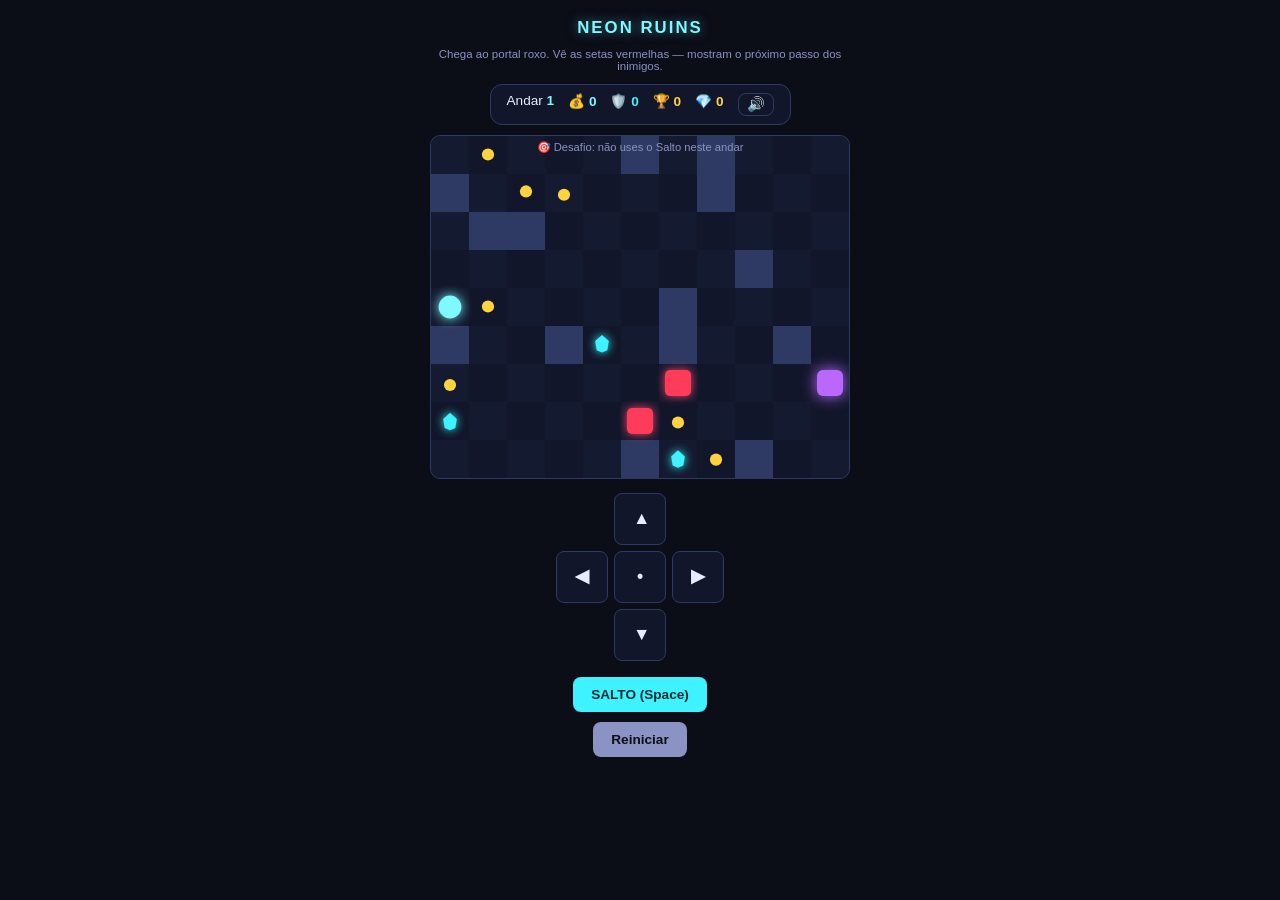
<file: Neon Ruins (1).html>
<!DOCTYPE html>
<html lang="pt">
<head>
<meta charset="UTF-8">
<meta name="viewport" content="width=device-width, initial-scale=1, viewport-fit=cover">
<title>Neon Ruins</title>
<style>
:root{
  --bg:#0b0d17; --panel:#12162a; --grid:#1a2038; --wall:#2e3a63;
  --neon:#7df9ff; --portal:#b967ff; --enemy:#ff3b5c; --coin:#ffd23f; --shield:#3ef2ff;
  --text:#e8ecff; --muted:#8b93c4; --ok:#3ef2a1;
  box-sizing:border-box; padding-top:env(safe-area-inset-top,0px); padding-bottom:env(safe-area-inset-bottom,0px);
}
html{scroll-padding-top:env(safe-area-inset-top,0px); height:100%;}
*{box-sizing:border-box;}
body{
  margin:0; height:100%; background:var(--bg); color:var(--text);
  font-family:-apple-system,BlinkMacSystemFont,"Segoe UI",sans-serif;
  display:flex; flex-direction:column; align-items:center; gap:10px;
  padding:14px; overflow-x:hidden;
}
h1{font-size:1.05rem; letter-spacing:.12em; margin:4px 0 0; color:var(--neon); text-transform:uppercase; font-weight:700; text-shadow:0 0 12px rgba(125,249,255,.5);}
.sub{font-size:.72rem; color:var(--muted); margin-bottom:2px; text-align:center; max-width:420px;}
#hud{
  display:flex; gap:14px; background:var(--panel); padding:8px 16px; border-radius:12px;
  font-size:.85rem; border:1px solid var(--wall); flex-wrap:wrap; justify-content:center;
}
#hud span b{color:var(--neon);}
#hud span.sh b{color:var(--shield);}
#wrap{position:relative; width:100%; max-width:420px; aspect-ratio:11/9;}
canvas{width:100%; height:100%; display:block; background:var(--grid); border-radius:10px; border:1px solid var(--wall);}
#msg{
  position:absolute; inset:0; display:none; align-items:center; justify-content:center; flex-direction:column;
  background:rgba(11,13,23,.94); border-radius:10px; text-align:center; padding:16px; gap:10px;
}
#msg h2{margin:0; color:var(--portal); font-size:1.2rem;}
#msg p{margin:0; color:var(--muted); font-size:.85rem;}
button{
  background:var(--neon); color:#06131a; border:none; border-radius:8px; padding:10px 18px;
  font-weight:700; font-size:.85rem; cursor:pointer; transition:transform .1s;
}
button:active{transform:scale(.94);}
#pad{display:grid; grid-template-columns:repeat(3,52px); grid-template-rows:repeat(3,52px); gap:6px; margin-top:4px;}
#pad button.dpad{background:var(--panel); color:var(--text); border:1px solid var(--wall); font-size:1.1rem;}
#pad .empty{background:transparent; border:none;}
#jump{background:var(--shield); color:#062a2f; margin-top:6px;}
#restart{background:var(--muted); color:#0b0d17;}
.row{display:flex; gap:8px; align-items:center;}
#toast{position:absolute; top:6px; left:50%; transform:translateX(-50%); font-size:.7rem; color:var(--muted); opacity:0; transition:opacity .3s; pointer-events:none;}
#flash{position:absolute; inset:0; background:radial-gradient(circle,#fff,#b967ff 70%); opacity:0; pointer-events:none; transition:opacity .18s; border-radius:10px; mix-blend-mode:screen;}
canvas.zoom{animation:zoomPulse .5s ease;}
@keyframes zoomPulse{0%{transform:scale(1);}30%{transform:scale(1.07);}100%{transform:scale(1);}}
#hud span.rec b{color:#ffd23f;}
#muteBtn{background:transparent; border:1px solid var(--wall); color:var(--text); border-radius:8px; padding:2px 8px; font-size:.9rem; cursor:pointer;}
.stars{display:flex; gap:4px; justify-content:center; margin:6px 0;}
.star{font-size:1.7rem; opacity:0; transform:scale(0) rotate(-30deg); animation:starPop .45s ease forwards; color:#333a5c;}
.star.filled{color:#ffd23f; text-shadow:0 0 10px rgba(255,210,63,.85);}
@keyframes starPop{0%{opacity:0; transform:scale(0) rotate(-30deg);}60%{opacity:1; transform:scale(1.25) rotate(8deg);}100%{opacity:1; transform:scale(1) rotate(0);}}
.badge{display:inline-block; margin-top:4px; padding:3px 10px; border-radius:20px; background:rgba(62,242,255,.15); color:var(--shield); font-size:.72rem; border:1px solid rgba(62,242,255,.4);}
</style>
</head>
<body>
<h1>Neon Ruins</h1>
<div class="sub">Chega ao portal roxo. Vê as setas vermelhas — mostram o próximo passo dos inimigos.</div>
<div id="hud">
  <span>Andar <b id="floorNo">1</b></span>
  <span>💰 <b id="coinCount">0</b></span>
  <span class="sh">🛡️ <b id="charges">0</b></span>
  <span class="rec">🏆 <b id="bestCount">0</b></span>
  <span class="rec">💎 <b id="coresCount">0</b></span>
  <button id="muteBtn" title="Som">🔊</button>
</div>
<div id="wrap">
  <canvas id="c"></canvas>
  <div id="flash"></div>
  <div id="toast"></div>
  <div id="msg">
    <h2 id="msgTitle"></h2>
    <div class="stars" id="msgStars"></div>
    <div id="msgBody"></div>
    <button id="msgBtn">Continuar</button>
  </div>
</div>
<div class="row">
  <div id="pad">
    <div class="empty"></div><button class="dpad" data-d="up">▲</button><div class="empty"></div>
    <button class="dpad" data-d="left">◀</button><button class="dpad" data-d="wait">•</button><button class="dpad" data-d="right">▶</button>
    <div class="empty"></div><button class="dpad" data-d="down">▼</button><div class="empty"></div>
  </div>
</div>
<button id="jump">SALTO (Space)</button>
<button id="restart">Reiniciar</button>

<script>
const COLS=11, ROWS=9;
const canvas=document.getElementById('c');
const ctx=canvas.getContext('2d');
let TS=32, t=0, shake=0;
function resize(){
  const wrap=document.getElementById('wrap');
  TS=Math.floor(Math.min(wrap.clientWidth/COLS, wrap.clientHeight/ROWS));
  canvas.width=TS*COLS; canvas.height=TS*ROWS;
}
window.addEventListener('resize',resize);

let grid,player,enemies,shields,coins,portal,charges,coinCount,floor,facing,gameOver,particles,hitsTakenThisFloor;
let movesThisFloor=0, jumpsUsedThisFloor=0, currentChallenge=null, challengeDone=false;
let floorCoinsTotal=0, floorCoinsCollected=0, floorStarsHistory=[];
let best=0, cores=0, tokens=0, muted=false;
try{
  best=parseInt(localStorage.getItem('nr_best')||'0',10)||0;
  cores=parseInt(localStorage.getItem('nr_cores')||'0',10)||0;
  tokens=parseInt(localStorage.getItem('nr_tokens')||'0',10)||0;
  muted=localStorage.getItem('nr_muted')==='1';
}catch(e){}
const CHALLENGES=[
  {text:'🎯 Desafio: não uses o Salto neste andar', check:()=>jumpsUsedThisFloor===0},
  {text:'🎯 Desafio: não sofras dano neste andar', check:()=>hitsTakenThisFloor===0},
  {text:'🎯 Desafio: chega ao portal em poucos passos', check:()=>movesThisFloor<=14},
];
const REWARD_TABLE=[0,5,15,30,75,100];

function emptyGrid(){
  const g=[];
  for(let y=0;y<ROWS;y++){const row=[]; for(let x=0;x<COLS;x++){row.push(Math.random()<0.18?1:0);} g.push(row);}
  return g;
}
function inb(x,y){return x>=0&&y>=0&&x<COLS&&y<ROWS;}
function bfsPath(g,sx,sy,tx,ty){
  const seen=Array.from({length:ROWS},()=>Array(COLS).fill(false));
  const q=[[sx,sy]]; seen[sy][sx]=true;
  const dirs=[[1,0],[-1,0],[0,1],[0,-1]];
  while(q.length){
    const [x,y]=q.shift();
    if(x===tx&&y===ty) return true;
    for(const [dx,dy] of dirs){
      const nx=x+dx, ny=y+dy;
      if(inb(nx,ny)&&!seen[ny][nx]&&g[ny][nx]===0){ seen[ny][nx]=true; q.push([nx,ny]); }
    }
  }
  return false;
}
function freeSides(g,x,y){
  const dirs=[[1,0],[-1,0],[0,1],[0,-1]]; let f=0;
  for(const [dx,dy] of dirs){const nx=x+dx,ny=y+dy; if(inb(nx,ny)&&g[ny][nx]===0) f++;}
  return f;
}
function randEmpty(g,exclude){
  let tries=0;
  while(tries++<500){
    const x=Math.floor(Math.random()*COLS), y=Math.floor(Math.random()*ROWS);
    if(g[y][x]===0 && freeSides(g,x,y)>=1 && !exclude.some(p=>p.x===x&&p.y===y)) return {x,y,rx:x,ry:y};
  }
  return {x:1,y:1,rx:1,ry:1};
}
function pickShieldCount(){
  const r=Math.random();
  if(r<0.55) return 1;
  if(r<0.9) return 2;
  return 3;
}
function genFloor(n){
  let g, px,py, pox,poy, ok=false, attempts=0;
  while(!ok && attempts++<80){
    g=emptyGrid();
    px=0; py=Math.floor(ROWS/2); g[py][px]=0;
    pox=COLS-1; poy=Math.floor(Math.random()*ROWS); g[poy][pox]=0;
    if(freeSides(g,px,py)>=2 && freeSides(g,pox,poy)>=1 && bfsPath(g,px,py,pox,poy)) ok=true;
  }
  grid=g;
  player={x:px,y:py,rx:px,ry:py};
  portal={x:pox,y:poy};
  const enemyN=Math.min(1+Math.ceil(n/2),5);
  enemies=[];
  for(let i=0;i<enemyN;i++){
    const spot=randEmpty(grid,[player,portal,...enemies]);
    if(Math.abs(spot.x-player.x)+Math.abs(spot.y-player.y)>=3){ spot.nextDir=null; enemies.push(spot); }
  }
  shields=[];
  const shieldN=pickShieldCount();
  for(let i=0;i<shieldN;i++) shields.push(randEmpty(grid,[player,portal,...enemies,...shields]));
  coins=[];
  for(let i=0;i<7;i++) coins.push(randEmpty(grid,[player,portal,...enemies,...shields,...coins]));
  hitsTakenThisFloor=0; movesThisFloor=0; jumpsUsedThisFloor=0; challengeDone=false;
  floorCoinsTotal=coins.length; floorCoinsCollected=0;
  currentChallenge=CHALLENGES[Math.floor(Math.random()*CHALLENGES.length)];
  updateIntents();
  document.getElementById('floorNo').textContent=n;
  updateHud();
  setTimeout(()=>toast(currentChallenge.text,2200),250);
}
function updateHud(){
  document.getElementById('coinCount').textContent=coinCount;
  document.getElementById('charges').textContent=charges;
  document.getElementById('bestCount').textContent=best;
  document.getElementById('coresCount').textContent=cores;
}
function starsForFloor(){
  if(floorCoinsTotal<=0) return 1;
  const pct=floorCoinsCollected/floorCoinsTotal;
  if(pct>=1) return 5;
  if(pct>=0.75) return 4;
  if(pct>=0.5) return 3;
  if(pct>=0.25) return 2;
  return 1;
}
function renderStars(n){
  const el=document.getElementById('msgStars'); el.innerHTML='';
  for(let i=0;i<5;i++){
    const s=document.createElement('span');
    s.className='star'+(i<n?' filled':''); s.textContent='★';
    s.style.animationDelay=(i*0.12)+'s';
    el.appendChild(s);
  }
}
function toast(text,ms){
  const el=document.getElementById('toast'); el.textContent=text; el.style.opacity=1;
  clearTimeout(toast._t); toast._t=setTimeout(()=>el.style.opacity=0,ms||1100);
}
function startGame(){
  floor=1; charges=0; coinCount=0; facing='right'; gameOver=false; particles=[]; hitsTakenThisFloor=0; floorStarsHistory=[];
  genFloor(floor); hideMsg();
}
function showMsg(title,bodyHtml,btnText,onBtn,starsCount){
  document.getElementById('msgTitle').textContent=title;
  document.getElementById('msgBody').innerHTML=bodyHtml;
  renderStars(starsCount===undefined?-1:starsCount);
  const btn=document.getElementById('msgBtn'); btn.textContent=btnText;
  document.getElementById('msg').style.display='flex';
  btn.onclick=onBtn;
}
function hideMsg(){document.getElementById('msg').style.display='none';}

function spawnBurst(cx,cy,color,n){
  for(let i=0;i<n;i++){
    const a=Math.random()*Math.PI*2, sp=1+Math.random()*2.2;
    particles.push({x:cx,y:cy,vx:Math.cos(a)*sp,vy:Math.sin(a)*sp,life:1,color});
  }
}
function updateIntents(){
  for(const e of enemies){
    let best=null, bestDist=Infinity;
    for(const [dx,dy] of [[1,0],[-1,0],[0,1],[0,-1]]){
      const nx=e.x+dx, ny=e.y+dy;
      if(inb(nx,ny) && grid[ny][nx]===0 && !enemies.some(o=>o!==e&&o.x===nx&&o.y===ny)){
        const dist=Math.abs(nx-player.x)+Math.abs(ny-player.y);
        if(dist<bestDist){bestDist=dist; best={x:nx,y:ny};}
      }
    }
    e.nextDir=best;
  }
  if(enemies.some(e=>e.nextDir && e.nextDir.x===player.x && e.nextDir.y===player.y)) sndDanger();
}
function tryMove(dx,dy){
  if(gameOver) return;
  if(dx!==0||dy!==0) facing = dx===1?'right':dx===-1?'left':dy===1?'down':'up';
  const nx=player.x+dx, ny=player.y+dy;
  if(inb(nx,ny) && grid[ny][nx]===0){ player.x=nx; player.y=ny; movesThisFloor++; sndStep(); }
  afterPlayerAction();
}
function tryJump(){
  if(gameOver) return;
  const d={up:[0,-1],down:[0,1],left:[-1,0],right:[1,0]}[facing];
  const mx=player.x+d[0], my=player.y+d[1];
  const jx=player.x+d[0]*2, jy=player.y+d[1]*2;
  if(charges>0 && inb(jx,jy) && grid[my][mx]===0 && grid[jy][jx]===0){
    charges--; jumpsUsedThisFloor++; movesThisFloor++; updateHud(); sndJump();
    spawnBurst(player.rx*TS+TS/2,player.ry*TS+TS/2,'#7df9ff',10);
    player.x=jx; player.y=jy;
    afterPlayerAction();
  } else if(charges<=0){ toast('Sem escudos para saltar'); }
}
function afterPlayerAction(){
  collectPickups();
  moveEnemies();
  checkCollision();
  checkPortal();
}
function collectPickups(){
  const ci=coins.findIndex(c=>c.x===player.x&&c.y===player.y);
  if(ci>=0){ const c=coins.splice(ci,1)[0]; coinCount++; floorCoinsCollected++; updateHud(); spawnBurst(c.x*TS+TS/2,c.y*TS+TS/2,'#ffd23f',8); sndCoin(); }
  const si=shields.findIndex(s=>s.x===player.x&&s.y===player.y);
  if(si>=0){ const s=shields.splice(si,1)[0]; charges++; updateHud(); spawnBurst(s.x*TS+TS/2,s.y*TS+TS/2,'#3ef2ff',14); toast('+1 escudo'); sndShield(); }
}
function moveEnemies(){
  for(const e of enemies){ if(e.nextDir){ e.x=e.nextDir.x; e.y=e.nextDir.y; } }
  updateIntents();
}
function checkCollision(){
  if(enemies.some(e=>e.x===player.x&&e.y===player.y)){
    shake=10;
    spawnBurst(player.rx*TS+TS/2,player.ry*TS+TS/2,'#ff3b5c',16);
    if(charges>0){ charges--; hitsTakenThisFloor++; updateHud(); toast('Escudo absorveu o golpe!'); sndHit(); }
    else {
      sndGameOver();
      gameOver=true;
      const st = floorStarsHistory.length ? Math.round(floorStarsHistory.reduce((a,b)=>a+b,0)/floorStarsHistory.length) : 0;
      const isRecord = coinCount>best;
      if(isRecord){ best=coinCount; try{ localStorage.setItem('nr_best',best); }catch(e){} }
      const earnedCores=REWARD_TABLE[st];
      cores+=earnedCores;
      let tokenMsg='';
      if(st>=5){ tokens++; tokenMsg='<div class="badge">⚡ +1 Power Token</div>'; try{ localStorage.setItem('nr_tokens',tokens); }catch(e){} }
      try{ localStorage.setItem('nr_cores',cores); }catch(e){}
      showMsg('Fim de jogo',
        'Sem escudos por perto. Chegaste ao andar '+floor+' com '+coinCount+' moedas.'+
        '<div class="badge">💎 +'+earnedCores+' Núcleos (total: '+cores+')</div>'+
        tokenMsg+
        (isRecord?'<div class="badge">🏆 Novo recorde!</div>':'<div class="badge">Recorde: '+best+' moedas</div>'),
        'Tentar outra vez',startGame,st);
      updateHud();
    }
  }
}
function checkPortal(){
  if(player.x===portal.x && player.y===portal.y && !gameOver){
    spawnBurst(portal.x*TS+TS/2,portal.y*TS+TS/2,'#b967ff',36);
    sndPortal();
    const flash=document.getElementById('flash');
    flash.style.opacity=1; setTimeout(()=>flash.style.opacity=0,180);
    canvas.classList.remove('zoom'); void canvas.offsetWidth; canvas.classList.add('zoom');
    const perfect = hitsTakenThisFloor===0;
    const challengeOk = currentChallenge && currentChallenge.check();
    if(challengeOk && !challengeDone){ challengeDone=true; coinCount+=5; updateHud(); sndBadge(); }
    const st=starsForFloor();
    floorStarsHistory.push(st);
    const isRecord = coinCount>best;
    if(isRecord){ best=coinCount; try{ localStorage.setItem('nr_best',best); }catch(e){} }
    const nextFloor=floor+1;
    setTimeout(()=>{
      showMsg('Andar '+floor+' completo!',
        'Moedas do andar: '+floorCoinsCollected+'/'+floorCoinsTotal+' · Total: '+coinCount+' · Escudos: '+charges+
        (challengeOk?'<div class="badge">🎯 Desafio cumprido! +5 moedas</div>':'')+
        (perfect?'<div class="badge">✨ Perfeito — sem dano!</div>':'')+
        (isRecord?'<div class="badge">🏆 Novo recorde!</div>':''),
        'Avançar para o andar '+nextFloor,
        ()=>{ floor=nextFloor; genFloor(floor); hideMsg(); },
        st);
      updateHud();
    },160);
  }
}

let actx=null;
function ensureAudio(){
  if(muted) return null;
  try{
    if(!actx) actx=new (window.AudioContext||window.webkitAudioContext)();
    if(actx.state==='suspended') actx.resume();
    return actx;
  }catch(e){ return null; }
}
function tone(freq,dur,type,vol,delay,glideTo,vibHz,vibDepth){
  const a=ensureAudio(); if(!a) return;
  try{
    const o=a.createOscillator(), g=a.createGain();
    o.type=type||'sine'; o.frequency.value=freq;
    const t0=a.currentTime+(delay||0);
    if(glideTo) o.frequency.exponentialRampToValueAtTime(glideTo,t0+dur);
    if(vibHz){
      const lfo=a.createOscillator(), lg=a.createGain();
      lfo.frequency.value=vibHz; lg.gain.value=vibDepth||10;
      lfo.connect(lg); lg.connect(o.frequency); lfo.start(t0); lfo.stop(t0+dur+0.05);
    }
    g.gain.setValueAtTime(0.0001,t0);
    g.gain.linearRampToValueAtTime(vol||0.18,t0+0.008);
    g.gain.exponentialRampToValueAtTime(0.001,t0+dur);
    o.connect(g); g.connect(a.destination);
    o.start(t0); o.stop(t0+dur+0.05);
  }catch(e){}
}
function playNoise(dur,vol,fStart,fEnd,delay,type){
  const a=ensureAudio(); if(!a) return;
  try{
    const len=Math.max(1,Math.floor(a.sampleRate*dur));
    const buf=a.createBuffer(1,len,a.sampleRate); const d=buf.getChannelData(0);
    for(let i=0;i<len;i++) d[i]=Math.random()*2-1;
    const src=a.createBufferSource(); src.buffer=buf;
    const filt=a.createBiquadFilter(); filt.type=type||'bandpass'; filt.frequency.setValueAtTime(fStart,a.currentTime+(delay||0));
    const g=a.createGain();
    const t0=a.currentTime+(delay||0);
    if(fEnd) filt.frequency.exponentialRampToValueAtTime(fEnd,t0+dur);
    g.gain.setValueAtTime(vol,t0);
    g.gain.exponentialRampToValueAtTime(0.001,t0+dur);
    src.connect(filt); filt.connect(g); g.connect(a.destination);
    src.start(t0); src.stop(t0+dur+0.02);
  }catch(e){}
}
function buzz(pattern){ try{ if(!muted && navigator.vibrate) navigator.vibrate(pattern); }catch(e){} }
// tom "chip" — quadrada filtrada, o timbre clássico de moeda de arcade (Mario/Sonic)
function chipTone(freq,dur,delay,vol,filterFreq){
  const a=ensureAudio(); if(!a) return;
  try{
    const o=a.createOscillator(), f=a.createBiquadFilter(), g=a.createGain();
    o.type='square'; o.frequency.value=freq;
    f.type='lowpass'; f.frequency.value=filterFreq||6500;
    const t0=a.currentTime+(delay||0);
    g.gain.setValueAtTime(0.0001,t0);
    g.gain.linearRampToValueAtTime(vol,t0+0.005);
    g.gain.exponentialRampToValueAtTime(0.001,t0+dur);
    o.connect(f); f.connect(g); g.connect(a.destination);
    o.start(t0); o.stop(t0+dur+0.02);
  }catch(e){}
}
// moeda: "bing-bing" clássico + brilho agudo — reluz como no Mario
function sndCoin(){ chipTone(988,0.05,0,0.16); chipTone(1568,0.11,0.045,0.19); tone(2600,0.04,'sine',0.05,0.08); }
// estrela/badge: igual à moeda mas melhor — arpejo de 4 notas + brilho final maior (tipo Sonic ring)
function sndBadge(){
  chipTone(988,0.045,0,0.14); chipTone(1244,0.045,0.04,0.15); chipTone(1568,0.05,0.08,0.16); chipTone(2093,0.16,0.13,0.2);
  tone(3100,0.07,'sine',0.07,0.16);
}
// escudo: sabre de luz — crack de ignição + hum grave com vibrato
function sndShield(){
  playNoise(0.05,0.11,3200,1000,0,'highpass');
  tone(92,0.24,'sawtooth',0.13,0.02,155,25,20);
  tone(95,0.2,'square',0.045,0.03,140,22,14);
}
// salto: whoosh curto
function sndJump(){ playNoise(0.12,0.1,1600,300,0); tone(500,0.1,'sawtooth',0.07,0,200); }
// passo: clique suave de encaixe
function sndStep(){ playNoise(0.02,0.045,2600,1700,0,'bandpass'); tone(280+Math.random()*30,0.025,'sine',0.03,0); }
// aviso de perigo: sirene grave, lenta e sombria (wobble)
function sndDanger(){ tone(260,0.7,'sine',0.08,0,215,3.2,70); }
// dano: impacto seco
function sndHit(){ tone(120,0.15,'square',0.16,0,55); playNoise(0.09,0.12,900,200,0); buzz(45); }
// portal: buraco negro cinematográfico — sucção de ruído + rumble grave + cauda
function sndPortal(){
  playNoise(0.6,0.15,6000,120,0,'bandpass');
  tone(360,0.85,'sine',0.14,0,30);
  tone(720,0.35,'triangle',0.05,0.04,45);
  tone(40,0.35,'sine',0.18,0.48);
  buzz(30);
}
function sndGameOver(){ tone(300,0.18,'sawtooth',0.15,0,150); tone(200,0.22,'sawtooth',0.15,0.18,100); playNoise(0.3,0.07,500,60,0.15); buzz([50,40,50]); }

// ===== Trilha sonora ambiente gerativa: pads épicos (Skyrim) + arpejo sintetizado (cyberpunk/Sonic) + reverb sintética (gelo/neon) =====
let musicBus=null, musicPlaying=false, musicSchedTimer=null, musicNextTime=0, musicChordIdx=0, musicStepIdx=0;
function makeReverbBuffer(a,dur,decay){
  const len=Math.floor(a.sampleRate*dur);
  const buf=a.createBuffer(2,len,a.sampleRate);
  for(let ch=0;ch<2;ch++){ const d=buf.getChannelData(ch); for(let i=0;i<len;i++) d[i]=(Math.random()*2-1)*Math.pow(1-i/len,decay); }
  return buf;
}
function setupMusicBus(a){
  if(musicBus) return musicBus;
  const conv=a.createConvolver(); conv.buffer=makeReverbBuffer(a,3.2,2.1);
  const wet=a.createGain(); wet.gain.value=0.4;
  const dry=a.createGain(); dry.gain.value=0.85;
  const master=a.createGain(); master.gain.value=0.55;
  conv.connect(wet); wet.connect(master); dry.connect(master); master.connect(a.destination);
  musicBus={conv,dry,master};
  return musicBus;
}
function musicNote(freq,dur,type,vol,delay,filterHz){
  const a=ensureAudio(); if(!a) return; const bus=setupMusicBus(a);
  try{
    const o=a.createOscillator(), f=a.createBiquadFilter(), g=a.createGain();
    o.type=type; o.frequency.value=freq;
    f.type='lowpass'; f.frequency.value=filterHz||2200;
    const t0=a.currentTime+Math.max(0,delay);
    g.gain.setValueAtTime(0.0001,t0);
    g.gain.linearRampToValueAtTime(vol,t0+Math.min(0.05,dur*0.2));
    g.gain.exponentialRampToValueAtTime(0.001,t0+dur);
    o.connect(f); f.connect(g); g.connect(bus.dry); g.connect(bus.conv);
    o.start(t0); o.stop(t0+dur+0.05);
  }catch(e){}
}
function musicKick(delay){
  const a=ensureAudio(); if(!a) return; const bus=setupMusicBus(a);
  try{
    const o=a.createOscillator(), g=a.createGain();
    o.type='sine'; const t0=a.currentTime+Math.max(0,delay);
    o.frequency.setValueAtTime(120,t0); o.frequency.exponentialRampToValueAtTime(42,t0+0.15);
    g.gain.setValueAtTime(0.18,t0); g.gain.exponentialRampToValueAtTime(0.001,t0+0.16);
    o.connect(g); g.connect(bus.dry);
    o.start(t0); o.stop(t0+0.2);
  }catch(e){}
}
const MUSIC_CHORDS=[
  {pad:[110,164.81,220],      arp:[220,261.63,329.63,220,164.81,220]},
  {pad:[87.31,130.81,174.61], arp:[174.61,207.65,261.63,174.61,130.81,174.61]},
  {pad:[98,146.83,196],       arp:[196,233.08,293.66,196,146.83,196]},
  {pad:[73.42,110,146.83],    arp:[146.83,174.61,220,146.83,110,146.83]},
];
const MUSIC_STEP=0.21, MUSIC_CHORD_STEPS=20;
function scheduleMusic(){
  const a=ensureAudio(); if(!a) return;
  while(musicNextTime < a.currentTime+0.6){
    const chord=MUSIC_CHORDS[musicChordIdx%MUSIC_CHORDS.length];
    const delay=musicNextTime-a.currentTime;
    if(musicStepIdx===0) chord.pad.forEach(f=>musicNote(f,MUSIC_STEP*MUSIC_CHORD_STEPS*0.95,'sine',0.045,delay,850));
    musicNote(chord.arp[musicStepIdx%chord.arp.length],MUSIC_STEP*0.85,'sawtooth',0.04,delay,2400);
    if(musicStepIdx%4===0) musicKick(delay);
    musicStepIdx++; musicNextTime+=MUSIC_STEP;
    if(musicStepIdx>=MUSIC_CHORD_STEPS){ musicStepIdx=0; musicChordIdx++; }
  }
}
function startMusic(){
  if(musicPlaying||muted) return;
  const a=ensureAudio(); if(!a) return;
  musicPlaying=true; musicNextTime=a.currentTime+0.1; musicChordIdx=0; musicStepIdx=0;
  musicSchedTimer=setInterval(scheduleMusic,150);
}
function stopMusic(){ musicPlaying=false; if(musicSchedTimer) clearInterval(musicSchedTimer); }

function lerp(a,b,k){return a+(b-a)*k;}
function drawArrow(cx,cy,dx,dy,color){
  const len=TS*0.32;
  ctx.strokeStyle=color; ctx.fillStyle=color; ctx.lineWidth=2;
  ctx.beginPath(); ctx.moveTo(cx,cy); ctx.lineTo(cx+dx*len,cy+dy*len); ctx.stroke();
  ctx.beginPath();
  ctx.moveTo(cx+dx*len,cy+dy*len);
  ctx.lineTo(cx+dx*len-dy*5-dx*4, cy+dy*len+dx*5-dy*4);
  ctx.lineTo(cx+dx*len+dy*5-dx*4, cy+dy*len-dx*5-dy*4);
  ctx.closePath(); ctx.fill();
}
function roundRect(x,y,w,h,r){ ctx.beginPath(); ctx.moveTo(x+r,y); ctx.arcTo(x+w,y,x+w,y+h,r); ctx.arcTo(x+w,y+h,x,y+h,r); ctx.arcTo(x,y+h,x,y,r); ctx.arcTo(x,y,x+w,y,r); ctx.closePath(); }

function frame(){
  t+=1;
  player.rx=lerp(player.rx,player.x,.35); player.ry=lerp(player.ry,player.y,.35);
  for(const e of enemies){ e.rx=lerp(e.rx,e.x,.28); e.ry=lerp(e.ry,e.y,.28); }
  if(shake>0){ shake*=0.82; if(shake<.3) shake=0; }
  const sx=(Math.random()-.5)*shake, sy=(Math.random()-.5)*shake;

  ctx.save();
  ctx.clearRect(0,0,canvas.width,canvas.height);
  ctx.translate(sx,sy);

  for(let y=0;y<ROWS;y++)for(let x=0;x<COLS;x++){
    ctx.fillStyle = grid[y][x]===1 ? '#2e3a63' : (((x+y)%2===0)?'#141a30':'#12162a');
    ctx.fillRect(x*TS,y*TS,TS,TS);
  }
  // portal pulse
  const pulse=4+Math.sin(t*0.08)*3;
  ctx.save();
  ctx.shadowColor='#b967ff'; ctx.shadowBlur=14+pulse;
  ctx.fillStyle='#b967ff';
  roundRect(portal.x*TS+6,portal.y*TS+6,TS-12,TS-12,6); ctx.fill();
  ctx.restore();

  // shields
  for(const s of shields){
    const bob=Math.sin(t*0.1+s.x)*2;
    ctx.save(); ctx.shadowColor='#3ef2ff'; ctx.shadowBlur=10;
    ctx.fillStyle='#3ef2ff';
    ctx.beginPath();
    const cx=s.x*TS+TS/2, cy=s.y*TS+TS/2+bob;
    ctx.moveTo(cx,cy-TS*0.22); ctx.lineTo(cx+TS*0.18,cy-TS*0.06); ctx.lineTo(cx+TS*0.14,cy+TS*0.18);
    ctx.lineTo(cx,cy+TS*0.24); ctx.lineTo(cx-TS*0.14,cy+TS*0.18); ctx.lineTo(cx-TS*0.18,cy-TS*0.06);
    ctx.closePath(); ctx.fill(); ctx.restore();
  }
  // coins
  for(const c of coins){
    const bob=Math.sin(t*0.12+c.x*2)*2;
    ctx.fillStyle='#ffd23f'; ctx.beginPath();
    ctx.arc(c.x*TS+TS/2,c.y*TS+TS/2+bob,TS*0.16,0,7); ctx.fill();
  }
  // enemy intents (telegraph)
  for(const e of enemies){
    if(e.nextDir){
      const dx=e.nextDir.x-e.x, dy=e.nextDir.y-e.y;
      drawArrow(e.rx*TS+TS/2,e.ry*TS+TS/2,dx,dy,'rgba(255,59,92,.55)');
      if(e.nextDir.x===player.x && e.nextDir.y===player.y){
        ctx.save(); ctx.strokeStyle='rgba(255,59,92,'+(0.4+Math.sin(t*0.3)*0.3)+')'; ctx.lineWidth=3;
        ctx.beginPath(); ctx.arc(player.rx*TS+TS/2,player.ry*TS+TS/2,TS*0.42,0,7); ctx.stroke(); ctx.restore();
      }
    }
  }
  // enemies
  for(const e of enemies){
    ctx.save(); ctx.shadowColor='#ff3b5c'; ctx.shadowBlur=8; ctx.fillStyle='#ff3b5c';
    roundRect(e.rx*TS+6,e.ry*TS+6,TS-12,TS-12,5); ctx.fill(); ctx.restore();
  }
  // player + shield ring
  ctx.save(); ctx.shadowColor='#7df9ff'; ctx.shadowBlur=12; ctx.fillStyle='#7df9ff';
  ctx.beginPath(); ctx.arc(player.rx*TS+TS/2,player.ry*TS+TS/2,TS*0.3,0,7); ctx.fill(); ctx.restore();
  if(charges>0){
    ctx.strokeStyle='rgba(62,242,255,.6)'; ctx.lineWidth=2;
    for(let i=0;i<Math.min(charges,4);i++){
      ctx.beginPath(); ctx.arc(player.rx*TS+TS/2,player.ry*TS+TS/2,TS*0.42+i*3,0,7); ctx.stroke();
    }
  }
  // particles
  for(let i=particles.length-1;i>=0;i--){
    const p=particles[i]; p.x+=p.vx; p.y+=p.vy; p.vx*=0.94; p.vy*=0.94; p.life-=0.045;
    if(p.life<=0){ particles.splice(i,1); continue; }
    ctx.globalAlpha=Math.max(p.life,0); ctx.fillStyle=p.color;
    ctx.beginPath(); ctx.arc(p.x,p.y,3*p.life+1,0,7); ctx.fill(); ctx.globalAlpha=1;
  }
  ctx.restore();
  requestAnimationFrame(frame);
}

document.addEventListener('keydown',e=>{
  const k=e.key.toLowerCase();
  if(['arrowup','w'].includes(k)){e.preventDefault(); tryMove(0,-1);}
  else if(['arrowdown','s'].includes(k)){e.preventDefault(); tryMove(0,1);}
  else if(['arrowleft','a'].includes(k)){e.preventDefault(); tryMove(-1,0);}
  else if(['arrowright','d'].includes(k)){e.preventDefault(); tryMove(1,0);}
  else if(k===' '){ e.preventDefault(); tryJump(); }
});
document.querySelectorAll('.dpad').forEach(b=>{
  b.addEventListener('click',()=>{
    const d=b.dataset.d;
    if(d==='up') tryMove(0,-1);
    else if(d==='down') tryMove(0,1);
    else if(d==='left') tryMove(-1,0);
    else if(d==='right') tryMove(1,0);
    else afterPlayerAction();
  });
});
document.getElementById('jump').addEventListener('click',tryJump);
document.getElementById('restart').addEventListener('click',startGame);
const muteBtn=document.getElementById('muteBtn');
muteBtn.textContent=muted?'🔇':'🔊';
muteBtn.addEventListener('click',()=>{
  muted=!muted;
  muteBtn.textContent=muted?'🔇':'🔊';
  try{ localStorage.setItem('nr_muted',muted?'1':'0'); }catch(e){}
  if(!muted){ ensureAudio(); startMusic(); } else { stopMusic(); }
});
['keydown','pointerdown'].forEach(ev=>document.addEventListener(ev,()=>{ ensureAudio(); if(!muted) startMusic(); },{once:true}));

resize();
startGame();
requestAnimationFrame(frame);
</script>
</body>
</html>
</file>
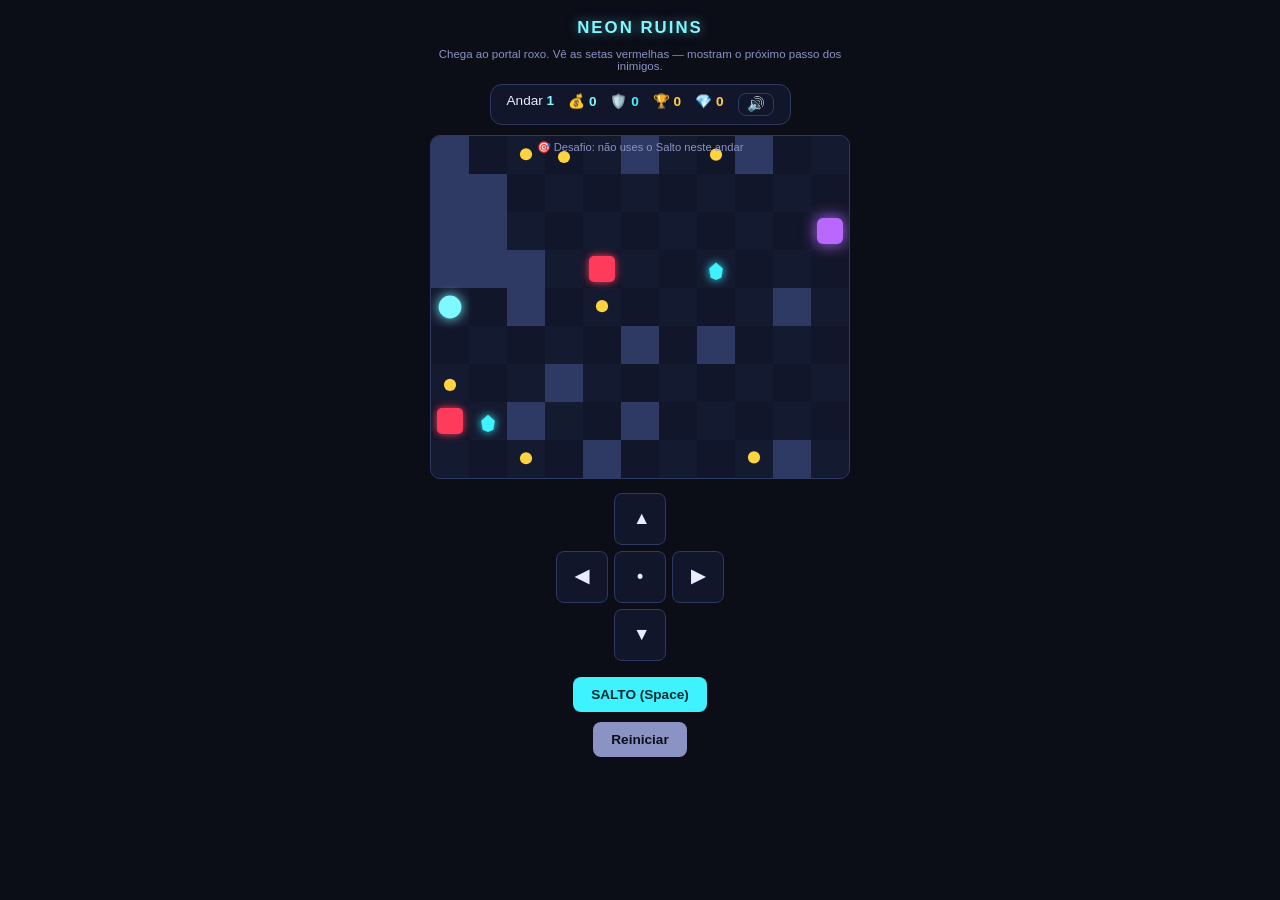
<file: Neon Ruins (Copy).html>
<!DOCTYPE html>
<html lang="pt">
<head>
<meta charset="UTF-8">
<meta name="viewport" content="width=device-width, initial-scale=1, viewport-fit=cover">
<title>Neon Ruins (Copy)</title>
<style>
:root{
  --bg:#0b0d17; --panel:#12162a; --grid:#1a2038; --wall:#2e3a63;
  --neon:#7df9ff; --portal:#b967ff; --enemy:#ff3b5c; --coin:#ffd23f; --shield:#3ef2ff;
  --text:#e8ecff; --muted:#8b93c4; --ok:#3ef2a1;
  box-sizing:border-box; padding-top:env(safe-area-inset-top,0px); padding-bottom:env(safe-area-inset-bottom,0px);
}
html{scroll-padding-top:env(safe-area-inset-top,0px); height:100%;}
*{box-sizing:border-box;}
body{
  margin:0; height:100%; background:var(--bg); color:var(--text);
  font-family:-apple-system,BlinkMacSystemFont,"Segoe UI",sans-serif;
  display:flex; flex-direction:column; align-items:center; gap:10px;
  padding:14px; overflow-x:hidden;
}
h1{font-size:1.05rem; letter-spacing:.12em; margin:4px 0 0; color:var(--neon); text-transform:uppercase; font-weight:700; text-shadow:0 0 12px rgba(125,249,255,.5);}
.sub{font-size:.72rem; color:var(--muted); margin-bottom:2px; text-align:center; max-width:420px;}
#hud{
  display:flex; gap:14px; background:var(--panel); padding:8px 16px; border-radius:12px;
  font-size:.85rem; border:1px solid var(--wall); flex-wrap:wrap; justify-content:center;
}
#hud span b{color:var(--neon);}
#hud span.sh b{color:var(--shield);}
#wrap{position:relative; width:100%; max-width:420px; aspect-ratio:11/9;}
canvas{width:100%; height:100%; display:block; background:var(--grid); border-radius:10px; border:1px solid var(--wall);}
#msg{
  position:absolute; inset:0; display:none; align-items:center; justify-content:center; flex-direction:column;
  background:rgba(11,13,23,.94); border-radius:10px; text-align:center; padding:16px; gap:10px;
}
#msg h2{margin:0; color:var(--portal); font-size:1.2rem;}
#msg p{margin:0; color:var(--muted); font-size:.85rem;}
button{
  background:var(--neon); color:#06131a; border:none; border-radius:8px; padding:10px 18px;
  font-weight:700; font-size:.85rem; cursor:pointer; transition:transform .1s;
}
button:active{transform:scale(.94);}
#pad{display:grid; grid-template-columns:repeat(3,52px); grid-template-rows:repeat(3,52px); gap:6px; margin-top:4px;}
#pad button.dpad{background:var(--panel); color:var(--text); border:1px solid var(--wall); font-size:1.1rem;}
#pad .empty{background:transparent; border:none;}
#jump{background:var(--shield); color:#062a2f; margin-top:6px;}
#restart{background:var(--muted); color:#0b0d17;}
.row{display:flex; gap:8px; align-items:center;}
#toast{position:absolute; top:6px; left:50%; transform:translateX(-50%); font-size:.7rem; color:var(--muted); opacity:0; transition:opacity .3s; pointer-events:none;}
#flash{position:absolute; inset:0; background:radial-gradient(circle,#fff,#b967ff 70%); opacity:0; pointer-events:none; transition:opacity .18s; border-radius:10px; mix-blend-mode:screen;}
canvas.zoom{animation:zoomPulse .5s ease;}
@keyframes zoomPulse{0%{transform:scale(1);}30%{transform:scale(1.07);}100%{transform:scale(1);}}
#hud span.rec b{color:#ffd23f;}
#muteBtn{background:transparent; border:1px solid var(--wall); color:var(--text); border-radius:8px; padding:2px 8px; font-size:.9rem; cursor:pointer;}
.stars{display:flex; gap:4px; justify-content:center; margin:6px 0;}
.star{font-size:1.7rem; opacity:0; transform:scale(0) rotate(-30deg); animation:starPop .45s ease forwards; color:#333a5c;}
.star.filled{color:#ffd23f; text-shadow:0 0 10px rgba(255,210,63,.85);}
@keyframes starPop{0%{opacity:0; transform:scale(0) rotate(-30deg);}60%{opacity:1; transform:scale(1.25) rotate(8deg);}100%{opacity:1; transform:scale(1) rotate(0);}}
.badge{display:inline-block; margin-top:4px; padding:3px 10px; border-radius:20px; background:rgba(62,242,255,.15); color:var(--shield); font-size:.72rem; border:1px solid rgba(62,242,255,.4);}
</style>
</head>
<body>
<h1>Neon Ruins</h1>
<div class="sub">Chega ao portal roxo. Vê as setas vermelhas — mostram o próximo passo dos inimigos.</div>
<div id="hud">
  <span>Andar <b id="floorNo">1</b></span>
  <span>💰 <b id="coinCount">0</b></span>
  <span class="sh">🛡️ <b id="charges">0</b></span>
  <span class="rec">🏆 <b id="bestCount">0</b></span>
  <span class="rec">💎 <b id="coresCount">0</b></span>
  <button id="muteBtn" title="Som">🔊</button>
</div>
<div id="wrap">
  <canvas id="c"></canvas>
  <div id="flash"></div>
  <div id="toast"></div>
  <div id="msg">
    <h2 id="msgTitle"></h2>
    <div class="stars" id="msgStars"></div>
    <div id="msgBody"></div>
    <button id="msgBtn">Continuar</button>
  </div>
</div>
<div class="row">
  <div id="pad">
    <div class="empty"></div><button class="dpad" data-d="up">▲</button><div class="empty"></div>
    <button class="dpad" data-d="left">◀</button><button class="dpad" data-d="wait">•</button><button class="dpad" data-d="right">▶</button>
    <div class="empty"></div><button class="dpad" data-d="down">▼</button><div class="empty"></div>
  </div>
</div>
<button id="jump">SALTO (Space)</button>
<button id="restart">Reiniciar</button>

<script>
const COLS=11, ROWS=9;
const canvas=document.getElementById('c');
const ctx=canvas.getContext('2d');
let TS=32, t=0, shake=0;
function resize(){
  const wrap=document.getElementById('wrap');
  TS=Math.floor(Math.min(wrap.clientWidth/COLS, wrap.clientHeight/ROWS));
  canvas.width=TS*COLS; canvas.height=TS*ROWS;
}
window.addEventListener('resize',resize);

let grid,player,enemies,shields,coins,portal,charges,coinCount,floor,facing,gameOver,particles,hitsTakenThisFloor;
let movesThisFloor=0, jumpsUsedThisFloor=0, currentChallenge=null, challengeDone=false;
let floorCoinsTotal=0, floorCoinsCollected=0, floorStarsHistory=[];
let best=0, cores=0, tokens=0, muted=false;
try{
  best=parseInt(localStorage.getItem('nr_best')||'0',10)||0;
  cores=parseInt(localStorage.getItem('nr_cores')||'0',10)||0;
  tokens=parseInt(localStorage.getItem('nr_tokens')||'0',10)||0;
  muted=localStorage.getItem('nr_muted')==='1';
}catch(e){}
const CHALLENGES=[
  {text:'🎯 Desafio: não uses o Salto neste andar', check:()=>jumpsUsedThisFloor===0},
  {text:'🎯 Desafio: não sofras dano neste andar', check:()=>hitsTakenThisFloor===0},
  {text:'🎯 Desafio: chega ao portal em poucos passos', check:()=>movesThisFloor<=14},
];
const REWARD_TABLE=[0,5,15,30,75,100];

function emptyGrid(){
  const g=[];
  for(let y=0;y<ROWS;y++){const row=[]; for(let x=0;x<COLS;x++){row.push(Math.random()<0.18?1:0);} g.push(row);}
  return g;
}
function inb(x,y){return x>=0&&y>=0&&x<COLS&&y<ROWS;}
function bfsPath(g,sx,sy,tx,ty){
  const seen=Array.from({length:ROWS},()=>Array(COLS).fill(false));
  const q=[[sx,sy]]; seen[sy][sx]=true;
  const dirs=[[1,0],[-1,0],[0,1],[0,-1]];
  while(q.length){
    const [x,y]=q.shift();
    if(x===tx&&y===ty) return true;
    for(const [dx,dy] of dirs){
      const nx=x+dx, ny=y+dy;
      if(inb(nx,ny)&&!seen[ny][nx]&&g[ny][nx]===0){ seen[ny][nx]=true; q.push([nx,ny]); }
    }
  }
  return false;
}
function freeSides(g,x,y){
  const dirs=[[1,0],[-1,0],[0,1],[0,-1]]; let f=0;
  for(const [dx,dy] of dirs){const nx=x+dx,ny=y+dy; if(inb(nx,ny)&&g[ny][nx]===0) f++;}
  return f;
}
function randEmpty(g,exclude){
  let tries=0;
  while(tries++<500){
    const x=Math.floor(Math.random()*COLS), y=Math.floor(Math.random()*ROWS);
    if(g[y][x]===0 && freeSides(g,x,y)>=1 && !exclude.some(p=>p.x===x&&p.y===y)) return {x,y,rx:x,ry:y};
  }
  return {x:1,y:1,rx:1,ry:1};
}
function pickShieldCount(){
  const r=Math.random();
  if(r<0.55) return 1;
  if(r<0.9) return 2;
  return 3;
}
function genFloor(n){
  let g, px,py, pox,poy, ok=false, attempts=0;
  while(!ok && attempts++<80){
    g=emptyGrid();
    px=0; py=Math.floor(ROWS/2); g[py][px]=0;
    pox=COLS-1; poy=Math.floor(Math.random()*ROWS); g[poy][pox]=0;
    if(freeSides(g,px,py)>=2 && freeSides(g,pox,poy)>=1 && bfsPath(g,px,py,pox,poy)) ok=true;
  }
  grid=g;
  player={x:px,y:py,rx:px,ry:py};
  portal={x:pox,y:poy};
  const enemyN=Math.min(1+Math.ceil(n/2),5);
  enemies=[];
  for(let i=0;i<enemyN;i++){
    const spot=randEmpty(grid,[player,portal,...enemies]);
    if(Math.abs(spot.x-player.x)+Math.abs(spot.y-player.y)>=3){ spot.nextDir=null; enemies.push(spot); }
  }
  shields=[];
  const shieldN=pickShieldCount();
  for(let i=0;i<shieldN;i++) shields.push(randEmpty(grid,[player,portal,...enemies,...shields]));
  coins=[];
  for(let i=0;i<7;i++) coins.push(randEmpty(grid,[player,portal,...enemies,...shields,...coins]));
  hitsTakenThisFloor=0; movesThisFloor=0; jumpsUsedThisFloor=0; challengeDone=false;
  floorCoinsTotal=coins.length; floorCoinsCollected=0;
  currentChallenge=CHALLENGES[Math.floor(Math.random()*CHALLENGES.length)];
  updateIntents();
  document.getElementById('floorNo').textContent=n;
  updateHud();
  setTimeout(()=>toast(currentChallenge.text,2200),250);
}
function updateHud(){
  document.getElementById('coinCount').textContent=coinCount;
  document.getElementById('charges').textContent=charges;
  document.getElementById('bestCount').textContent=best;
  document.getElementById('coresCount').textContent=cores;
}
function starsForFloor(){
  if(floorCoinsTotal<=0) return 1;
  const pct=floorCoinsCollected/floorCoinsTotal;
  if(pct>=1) return 5;
  if(pct>=0.75) return 4;
  if(pct>=0.5) return 3;
  if(pct>=0.25) return 2;
  return 1;
}
function renderStars(n){
  const el=document.getElementById('msgStars'); el.innerHTML='';
  for(let i=0;i<5;i++){
    const s=document.createElement('span');
    s.className='star'+(i<n?' filled':''); s.textContent='★';
    s.style.animationDelay=(i*0.12)+'s';
    el.appendChild(s);
  }
}
function toast(text,ms){
  const el=document.getElementById('toast'); el.textContent=text; el.style.opacity=1;
  clearTimeout(toast._t); toast._t=setTimeout(()=>el.style.opacity=0,ms||1100);
}
function startGame(){
  floor=1; charges=0; coinCount=0; facing='right'; gameOver=false; particles=[]; hitsTakenThisFloor=0; floorStarsHistory=[];
  genFloor(floor); hideMsg();
}
function showMsg(title,bodyHtml,btnText,onBtn,starsCount){
  document.getElementById('msgTitle').textContent=title;
  document.getElementById('msgBody').innerHTML=bodyHtml;
  renderStars(starsCount===undefined?-1:starsCount);
  const btn=document.getElementById('msgBtn'); btn.textContent=btnText;
  document.getElementById('msg').style.display='flex';
  btn.onclick=onBtn;
}
function hideMsg(){document.getElementById('msg').style.display='none';}

function spawnBurst(cx,cy,color,n){
  for(let i=0;i<n;i++){
    const a=Math.random()*Math.PI*2, sp=1+Math.random()*2.2;
    particles.push({x:cx,y:cy,vx:Math.cos(a)*sp,vy:Math.sin(a)*sp,life:1,color});
  }
}
function updateIntents(){
  for(const e of enemies){
    let best=null, bestDist=Infinity;
    for(const [dx,dy] of [[1,0],[-1,0],[0,1],[0,-1]]){
      const nx=e.x+dx, ny=e.y+dy;
      if(inb(nx,ny) && grid[ny][nx]===0 && !enemies.some(o=>o!==e&&o.x===nx&&o.y===ny)){
        const dist=Math.abs(nx-player.x)+Math.abs(ny-player.y);
        if(dist<bestDist){bestDist=dist; best={x:nx,y:ny};}
      }
    }
    e.nextDir=best;
  }
  if(enemies.some(e=>e.nextDir && e.nextDir.x===player.x && e.nextDir.y===player.y)) sndDanger();
}
function tryMove(dx,dy){
  if(gameOver) return;
  if(dx!==0||dy!==0) facing = dx===1?'right':dx===-1?'left':dy===1?'down':'up';
  const nx=player.x+dx, ny=player.y+dy;
  if(inb(nx,ny) && grid[ny][nx]===0){ player.x=nx; player.y=ny; movesThisFloor++; sndStep(); }
  afterPlayerAction();
}
function tryJump(){
  if(gameOver) return;
  const d={up:[0,-1],down:[0,1],left:[-1,0],right:[1,0]}[facing];
  const mx=player.x+d[0], my=player.y+d[1];
  const jx=player.x+d[0]*2, jy=player.y+d[1]*2;
  if(charges>0 && inb(jx,jy) && grid[my][mx]===0 && grid[jy][jx]===0){
    charges--; jumpsUsedThisFloor++; movesThisFloor++; updateHud(); sndJump();
    spawnBurst(player.rx*TS+TS/2,player.ry*TS+TS/2,'#7df9ff',10);
    player.x=jx; player.y=jy;
    afterPlayerAction();
  } else if(charges<=0){ toast('Sem escudos para saltar'); }
}
function afterPlayerAction(){
  collectPickups();
  moveEnemies();
  checkCollision();
  checkPortal();
}
function collectPickups(){
  const ci=coins.findIndex(c=>c.x===player.x&&c.y===player.y);
  if(ci>=0){ const c=coins.splice(ci,1)[0]; coinCount++; floorCoinsCollected++; updateHud(); spawnBurst(c.x*TS+TS/2,c.y*TS+TS/2,'#ffd23f',8); sndCoin(); }
  const si=shields.findIndex(s=>s.x===player.x&&s.y===player.y);
  if(si>=0){ const s=shields.splice(si,1)[0]; charges++; updateHud(); spawnBurst(s.x*TS+TS/2,s.y*TS+TS/2,'#3ef2ff',14); toast('+1 escudo'); sndShield(); }
}
function moveEnemies(){
  for(const e of enemies){ if(e.nextDir){ e.x=e.nextDir.x; e.y=e.nextDir.y; } }
  updateIntents();
}
function checkCollision(){
  if(enemies.some(e=>e.x===player.x&&e.y===player.y)){
    shake=10;
    spawnBurst(player.rx*TS+TS/2,player.ry*TS+TS/2,'#ff3b5c',16);
    if(charges>0){ charges--; hitsTakenThisFloor++; updateHud(); toast('Escudo absorveu o golpe!'); sndHit(); }
    else {
      sndGameOver();
      gameOver=true;
      const st = floorStarsHistory.length ? Math.round(floorStarsHistory.reduce((a,b)=>a+b,0)/floorStarsHistory.length) : 0;
      const isRecord = coinCount>best;
      if(isRecord){ best=coinCount; try{ localStorage.setItem('nr_best',best); }catch(e){} }
      const earnedCores=REWARD_TABLE[st];
      cores+=earnedCores;
      let tokenMsg='';
      if(st>=5){ tokens++; tokenMsg='<div class="badge">⚡ +1 Power Token</div>'; try{ localStorage.setItem('nr_tokens',tokens); }catch(e){} }
      try{ localStorage.setItem('nr_cores',cores); }catch(e){}
      showMsg('Fim de jogo',
        'Sem escudos por perto. Chegaste ao andar '+floor+' com '+coinCount+' moedas.'+
        '<div class="badge">💎 +'+earnedCores+' Núcleos (total: '+cores+')</div>'+
        tokenMsg+
        (isRecord?'<div class="badge">🏆 Novo recorde!</div>':'<div class="badge">Recorde: '+best+' moedas</div>'),
        'Tentar outra vez',startGame,st);
      updateHud();
    }
  }
}
function checkPortal(){
  if(player.x===portal.x && player.y===portal.y && !gameOver){
    spawnBurst(portal.x*TS+TS/2,portal.y*TS+TS/2,'#b967ff',36);
    sndPortal();
    const flash=document.getElementById('flash');
    flash.style.opacity=1; setTimeout(()=>flash.style.opacity=0,180);
    canvas.classList.remove('zoom'); void canvas.offsetWidth; canvas.classList.add('zoom');
    const perfect = hitsTakenThisFloor===0;
    const challengeOk = currentChallenge && currentChallenge.check();
    if(challengeOk && !challengeDone){ challengeDone=true; coinCount+=5; updateHud(); sndBadge(); }
    const st=starsForFloor();
    floorStarsHistory.push(st);
    const isRecord = coinCount>best;
    if(isRecord){ best=coinCount; try{ localStorage.setItem('nr_best',best); }catch(e){} }
    const nextFloor=floor+1;
    setTimeout(()=>{
      showMsg('Andar '+floor+' completo!',
        'Moedas do andar: '+floorCoinsCollected+'/'+floorCoinsTotal+' · Total: '+coinCount+' · Escudos: '+charges+
        (challengeOk?'<div class="badge">🎯 Desafio cumprido! +5 moedas</div>':'')+
        (perfect?'<div class="badge">✨ Perfeito — sem dano!</div>':'')+
        (isRecord?'<div class="badge">🏆 Novo recorde!</div>':''),
        'Avançar para o andar '+nextFloor,
        ()=>{ floor=nextFloor; genFloor(floor); hideMsg(); },
        st);
      updateHud();
    },160);
  }
}

let actx=null;
function ensureAudio(){
  if(muted) return null;
  try{
    if(!actx) actx=new (window.AudioContext||window.webkitAudioContext)();
    if(actx.state==='suspended') actx.resume();
    return actx;
  }catch(e){ return null; }
}
function tone(freq,dur,type,vol,delay,glideTo,vibHz,vibDepth){
  const a=ensureAudio(); if(!a) return;
  try{
    const o=a.createOscillator(), g=a.createGain();
    o.type=type||'sine'; o.frequency.value=freq;
    const t0=a.currentTime+(delay||0);
    if(glideTo) o.frequency.exponentialRampToValueAtTime(glideTo,t0+dur);
    if(vibHz){
      const lfo=a.createOscillator(), lg=a.createGain();
      lfo.frequency.value=vibHz; lg.gain.value=vibDepth||10;
      lfo.connect(lg); lg.connect(o.frequency); lfo.start(t0); lfo.stop(t0+dur+0.05);
    }
    g.gain.setValueAtTime(0.0001,t0);
    g.gain.linearRampToValueAtTime(vol||0.18,t0+0.008);
    g.gain.exponentialRampToValueAtTime(0.001,t0+dur);
    o.connect(g); g.connect(a.destination);
    o.start(t0); o.stop(t0+dur+0.05);
  }catch(e){}
}
function playNoise(dur,vol,fStart,fEnd,delay,type){
  const a=ensureAudio(); if(!a) return;
  try{
    const len=Math.max(1,Math.floor(a.sampleRate*dur));
    const buf=a.createBuffer(1,len,a.sampleRate); const d=buf.getChannelData(0);
    for(let i=0;i<len;i++) d[i]=Math.random()*2-1;
    const src=a.createBufferSource(); src.buffer=buf;
    const filt=a.createBiquadFilter(); filt.type=type||'bandpass'; filt.frequency.setValueAtTime(fStart,a.currentTime+(delay||0));
    const g=a.createGain();
    const t0=a.currentTime+(delay||0);
    if(fEnd) filt.frequency.exponentialRampToValueAtTime(fEnd,t0+dur);
    g.gain.setValueAtTime(vol,t0);
    g.gain.exponentialRampToValueAtTime(0.001,t0+dur);
    src.connect(filt); filt.connect(g); g.connect(a.destination);
    src.start(t0); src.stop(t0+dur+0.02);
  }catch(e){}
}
function buzz(pattern){ try{ if(!muted && navigator.vibrate) navigator.vibrate(pattern); }catch(e){} }
// tom "chip" — quadrada filtrada, o timbre clássico de moeda de arcade (Mario/Sonic)
function chipTone(freq,dur,delay,vol,filterFreq){
  const a=ensureAudio(); if(!a) return;
  try{
    const o=a.createOscillator(), f=a.createBiquadFilter(), g=a.createGain();
    o.type='square'; o.frequency.value=freq;
    f.type='lowpass'; f.frequency.value=filterFreq||6500;
    const t0=a.currentTime+(delay||0);
    g.gain.setValueAtTime(0.0001,t0);
    g.gain.linearRampToValueAtTime(vol,t0+0.005);
    g.gain.exponentialRampToValueAtTime(0.001,t0+dur);
    o.connect(f); f.connect(g); g.connect(a.destination);
    o.start(t0); o.stop(t0+dur+0.02);
  }catch(e){}
}
// moeda: "bing-bing" clássico + brilho agudo — reluz como no Mario
function sndCoin(){ chipTone(988,0.05,0,0.16); chipTone(1568,0.11,0.045,0.19); tone(2600,0.04,'sine',0.05,0.08); }
// estrela/badge: igual à moeda mas melhor — arpejo de 4 notas + brilho final maior (tipo Sonic ring)
function sndBadge(){
  chipTone(988,0.045,0,0.14); chipTone(1244,0.045,0.04,0.15); chipTone(1568,0.05,0.08,0.16); chipTone(2093,0.16,0.13,0.2);
  tone(3100,0.07,'sine',0.07,0.16);
}
// escudo: sabre de luz — crack de ignição + hum grave com vibrato
function sndShield(){
  playNoise(0.05,0.11,3200,1000,0,'highpass');
  tone(92,0.24,'sawtooth',0.13,0.02,155,25,20);
  tone(95,0.2,'square',0.045,0.03,140,22,14);
}
// salto: whoosh curto
function sndJump(){ playNoise(0.12,0.1,1600,300,0); tone(500,0.1,'sawtooth',0.07,0,200); }
// passo: clique suave de encaixe
function sndStep(){ playNoise(0.02,0.045,2600,1700,0,'bandpass'); tone(280+Math.random()*30,0.025,'sine',0.03,0); }
// aviso de perigo: sirene grave, lenta e sombria (wobble)
function sndDanger(){ tone(260,0.7,'sine',0.08,0,215,3.2,70); }
// dano: impacto seco
function sndHit(){ tone(120,0.15,'square',0.16,0,55); playNoise(0.09,0.12,900,200,0); buzz(45); }
// portal: buraco negro cinematográfico — sucção de ruído + rumble grave + cauda
function sndPortal(){
  playNoise(0.6,0.15,6000,120,0,'bandpass');
  tone(360,0.85,'sine',0.14,0,30);
  tone(720,0.35,'triangle',0.05,0.04,45);
  tone(40,0.35,'sine',0.18,0.48);
  buzz(30);
}
function sndGameOver(){ tone(300,0.18,'sawtooth',0.15,0,150); tone(200,0.22,'sawtooth',0.15,0.18,100); playNoise(0.3,0.07,500,60,0.15); buzz([50,40,50]); }

// ===== Trilha sonora ambiente gerativa: pads épicos (Skyrim) + arpejo sintetizado (cyberpunk/Sonic) + reverb sintética (gelo/neon) =====
let musicBus=null, musicPlaying=false, musicSchedTimer=null, musicNextTime=0, musicChordIdx=0, musicStepIdx=0;
function makeReverbBuffer(a,dur,decay){
  const len=Math.floor(a.sampleRate*dur);
  const buf=a.createBuffer(2,len,a.sampleRate);
  for(let ch=0;ch<2;ch++){ const d=buf.getChannelData(ch); for(let i=0;i<len;i++) d[i]=(Math.random()*2-1)*Math.pow(1-i/len,decay); }
  return buf;
}
function setupMusicBus(a){
  if(musicBus) return musicBus;
  const conv=a.createConvolver(); conv.buffer=makeReverbBuffer(a,3.2,2.1);
  const wet=a.createGain(); wet.gain.value=0.4;
  const dry=a.createGain(); dry.gain.value=0.85;
  const master=a.createGain(); master.gain.value=0.55;
  conv.connect(wet); wet.connect(master); dry.connect(master); master.connect(a.destination);
  musicBus={conv,dry,master};
  return musicBus;
}
function musicNote(freq,dur,type,vol,delay,filterHz){
  const a=ensureAudio(); if(!a) return; const bus=setupMusicBus(a);
  try{
    const o=a.createOscillator(), f=a.createBiquadFilter(), g=a.createGain();
    o.type=type; o.frequency.value=freq;
    f.type='lowpass'; f.frequency.value=filterHz||2200;
    const t0=a.currentTime+Math.max(0,delay);
    g.gain.setValueAtTime(0.0001,t0);
    g.gain.linearRampToValueAtTime(vol,t0+Math.min(0.05,dur*0.2));
    g.gain.exponentialRampToValueAtTime(0.001,t0+dur);
    o.connect(f); f.connect(g); g.connect(bus.dry); g.connect(bus.conv);
    o.start(t0); o.stop(t0+dur+0.05);
  }catch(e){}
}
function musicKick(delay){
  const a=ensureAudio(); if(!a) return; const bus=setupMusicBus(a);
  try{
    const o=a.createOscillator(), g=a.createGain();
    o.type='sine'; const t0=a.currentTime+Math.max(0,delay);
    o.frequency.setValueAtTime(120,t0); o.frequency.exponentialRampToValueAtTime(42,t0+0.15);
    g.gain.setValueAtTime(0.18,t0); g.gain.exponentialRampToValueAtTime(0.001,t0+0.16);
    o.connect(g); g.connect(bus.dry);
    o.start(t0); o.stop(t0+0.2);
  }catch(e){}
}
const MUSIC_CHORDS=[
  {pad:[110,164.81,220],      arp:[220,261.63,329.63,220,164.81,220]},
  {pad:[87.31,130.81,174.61], arp:[174.61,207.65,261.63,174.61,130.81,174.61]},
  {pad:[98,146.83,196],       arp:[196,233.08,293.66,196,146.83,196]},
  {pad:[73.42,110,146.83],    arp:[146.83,174.61,220,146.83,110,146.83]},
];
const MUSIC_STEP=0.21, MUSIC_CHORD_STEPS=20;
function scheduleMusic(){
  const a=ensureAudio(); if(!a) return;
  while(musicNextTime < a.currentTime+0.6){
    const chord=MUSIC_CHORDS[musicChordIdx%MUSIC_CHORDS.length];
    const delay=musicNextTime-a.currentTime;
    if(musicStepIdx===0) chord.pad.forEach(f=>musicNote(f,MUSIC_STEP*MUSIC_CHORD_STEPS*0.95,'sine',0.045,delay,850));
    musicNote(chord.arp[musicStepIdx%chord.arp.length],MUSIC_STEP*0.85,'sawtooth',0.04,delay,2400);
    if(musicStepIdx%4===0) musicKick(delay);
    musicStepIdx++; musicNextTime+=MUSIC_STEP;
    if(musicStepIdx>=MUSIC_CHORD_STEPS){ musicStepIdx=0; musicChordIdx++; }
  }
}
function startMusic(){
  if(musicPlaying||muted) return;
  const a=ensureAudio(); if(!a) return;
  musicPlaying=true; musicNextTime=a.currentTime+0.1; musicChordIdx=0; musicStepIdx=0;
  musicSchedTimer=setInterval(scheduleMusic,150);
}
function stopMusic(){ musicPlaying=false; if(musicSchedTimer) clearInterval(musicSchedTimer); }

function lerp(a,b,k){return a+(b-a)*k;}
function drawArrow(cx,cy,dx,dy,color){
  const len=TS*0.32;
  ctx.strokeStyle=color; ctx.fillStyle=color; ctx.lineWidth=2;
  ctx.beginPath(); ctx.moveTo(cx,cy); ctx.lineTo(cx+dx*len,cy+dy*len); ctx.stroke();
  ctx.beginPath();
  ctx.moveTo(cx+dx*len,cy+dy*len);
  ctx.lineTo(cx+dx*len-dy*5-dx*4, cy+dy*len+dx*5-dy*4);
  ctx.lineTo(cx+dx*len+dy*5-dx*4, cy+dy*len-dx*5-dy*4);
  ctx.closePath(); ctx.fill();
}
function roundRect(x,y,w,h,r){ ctx.beginPath(); ctx.moveTo(x+r,y); ctx.arcTo(x+w,y,x+w,y+h,r); ctx.arcTo(x+w,y+h,x,y+h,r); ctx.arcTo(x,y+h,x,y,r); ctx.arcTo(x,y,x+w,y,r); ctx.closePath(); }

function frame(){
  t+=1;
  player.rx=lerp(player.rx,player.x,.35); player.ry=lerp(player.ry,player.y,.35);
  for(const e of enemies){ e.rx=lerp(e.rx,e.x,.28); e.ry=lerp(e.ry,e.y,.28); }
  if(shake>0){ shake*=0.82; if(shake<.3) shake=0; }
  const sx=(Math.random()-.5)*shake, sy=(Math.random()-.5)*shake;

  ctx.save();
  ctx.clearRect(0,0,canvas.width,canvas.height);
  ctx.translate(sx,sy);

  for(let y=0;y<ROWS;y++)for(let x=0;x<COLS;x++){
    ctx.fillStyle = grid[y][x]===1 ? '#2e3a63' : (((x+y)%2===0)?'#141a30':'#12162a');
    ctx.fillRect(x*TS,y*TS,TS,TS);
  }
  // portal pulse
  const pulse=4+Math.sin(t*0.08)*3;
  ctx.save();
  ctx.shadowColor='#b967ff'; ctx.shadowBlur=14+pulse;
  ctx.fillStyle='#b967ff';
  roundRect(portal.x*TS+6,portal.y*TS+6,TS-12,TS-12,6); ctx.fill();
  ctx.restore();

  // shields
  for(const s of shields){
    const bob=Math.sin(t*0.1+s.x)*2;
    ctx.save(); ctx.shadowColor='#3ef2ff'; ctx.shadowBlur=10;
    ctx.fillStyle='#3ef2ff';
    ctx.beginPath();
    const cx=s.x*TS+TS/2, cy=s.y*TS+TS/2+bob;
    ctx.moveTo(cx,cy-TS*0.22); ctx.lineTo(cx+TS*0.18,cy-TS*0.06); ctx.lineTo(cx+TS*0.14,cy+TS*0.18);
    ctx.lineTo(cx,cy+TS*0.24); ctx.lineTo(cx-TS*0.14,cy+TS*0.18); ctx.lineTo(cx-TS*0.18,cy-TS*0.06);
    ctx.closePath(); ctx.fill(); ctx.restore();
  }
  // coins
  for(const c of coins){
    const bob=Math.sin(t*0.12+c.x*2)*2;
    ctx.fillStyle='#ffd23f'; ctx.beginPath();
    ctx.arc(c.x*TS+TS/2,c.y*TS+TS/2+bob,TS*0.16,0,7); ctx.fill();
  }
  // enemy intents (telegraph)
  for(const e of enemies){
    if(e.nextDir){
      const dx=e.nextDir.x-e.x, dy=e.nextDir.y-e.y;
      drawArrow(e.rx*TS+TS/2,e.ry*TS+TS/2,dx,dy,'rgba(255,59,92,.55)');
      if(e.nextDir.x===player.x && e.nextDir.y===player.y){
        ctx.save(); ctx.strokeStyle='rgba(255,59,92,'+(0.4+Math.sin(t*0.3)*0.3)+')'; ctx.lineWidth=3;
        ctx.beginPath(); ctx.arc(player.rx*TS+TS/2,player.ry*TS+TS/2,TS*0.42,0,7); ctx.stroke(); ctx.restore();
      }
    }
  }
  // enemies
  for(const e of enemies){
    ctx.save(); ctx.shadowColor='#ff3b5c'; ctx.shadowBlur=8; ctx.fillStyle='#ff3b5c';
    roundRect(e.rx*TS+6,e.ry*TS+6,TS-12,TS-12,5); ctx.fill(); ctx.restore();
  }
  // player + shield ring
  ctx.save(); ctx.shadowColor='#7df9ff'; ctx.shadowBlur=12; ctx.fillStyle='#7df9ff';
  ctx.beginPath(); ctx.arc(player.rx*TS+TS/2,player.ry*TS+TS/2,TS*0.3,0,7); ctx.fill(); ctx.restore();
  if(charges>0){
    ctx.strokeStyle='rgba(62,242,255,.6)'; ctx.lineWidth=2;
    for(let i=0;i<Math.min(charges,4);i++){
      ctx.beginPath(); ctx.arc(player.rx*TS+TS/2,player.ry*TS+TS/2,TS*0.42+i*3,0,7); ctx.stroke();
    }
  }
  // particles
  for(let i=particles.length-1;i>=0;i--){
    const p=particles[i]; p.x+=p.vx; p.y+=p.vy; p.vx*=0.94; p.vy*=0.94; p.life-=0.045;
    if(p.life<=0){ particles.splice(i,1); continue; }
    ctx.globalAlpha=Math.max(p.life,0); ctx.fillStyle=p.color;
    ctx.beginPath(); ctx.arc(p.x,p.y,3*p.life+1,0,7); ctx.fill(); ctx.globalAlpha=1;
  }
  ctx.restore();
  requestAnimationFrame(frame);
}

document.addEventListener('keydown',e=>{
  const k=e.key.toLowerCase();
  if(['arrowup','w'].includes(k)){e.preventDefault(); tryMove(0,-1);}
  else if(['arrowdown','s'].includes(k)){e.preventDefault(); tryMove(0,1);}
  else if(['arrowleft','a'].includes(k)){e.preventDefault(); tryMove(-1,0);}
  else if(['arrowright','d'].includes(k)){e.preventDefault(); tryMove(1,0);}
  else if(k===' '){ e.preventDefault(); tryJump(); }
});
document.querySelectorAll('.dpad').forEach(b=>{
  b.addEventListener('click',()=>{
    const d=b.dataset.d;
    if(d==='up') tryMove(0,-1);
    else if(d==='down') tryMove(0,1);
    else if(d==='left') tryMove(-1,0);
    else if(d==='right') tryMove(1,0);
    else afterPlayerAction();
  });
});
document.getElementById('jump').addEventListener('click',tryJump);
document.getElementById('restart').addEventListener('click',startGame);
const muteBtn=document.getElementById('muteBtn');
muteBtn.textContent=muted?'🔇':'🔊';
muteBtn.addEventListener('click',()=>{
  muted=!muted;
  muteBtn.textContent=muted?'🔇':'🔊';
  try{ localStorage.setItem('nr_muted',muted?'1':'0'); }catch(e){}
  if(!muted){ ensureAudio(); startMusic(); } else { stopMusic(); }
});
['keydown','pointerdown'].forEach(ev=>document.addEventListener(ev,()=>{ ensureAudio(); if(!muted) startMusic(); },{once:true}));

resize();
startGame();
requestAnimationFrame(frame);
</script>
</body>
</html>
</file>
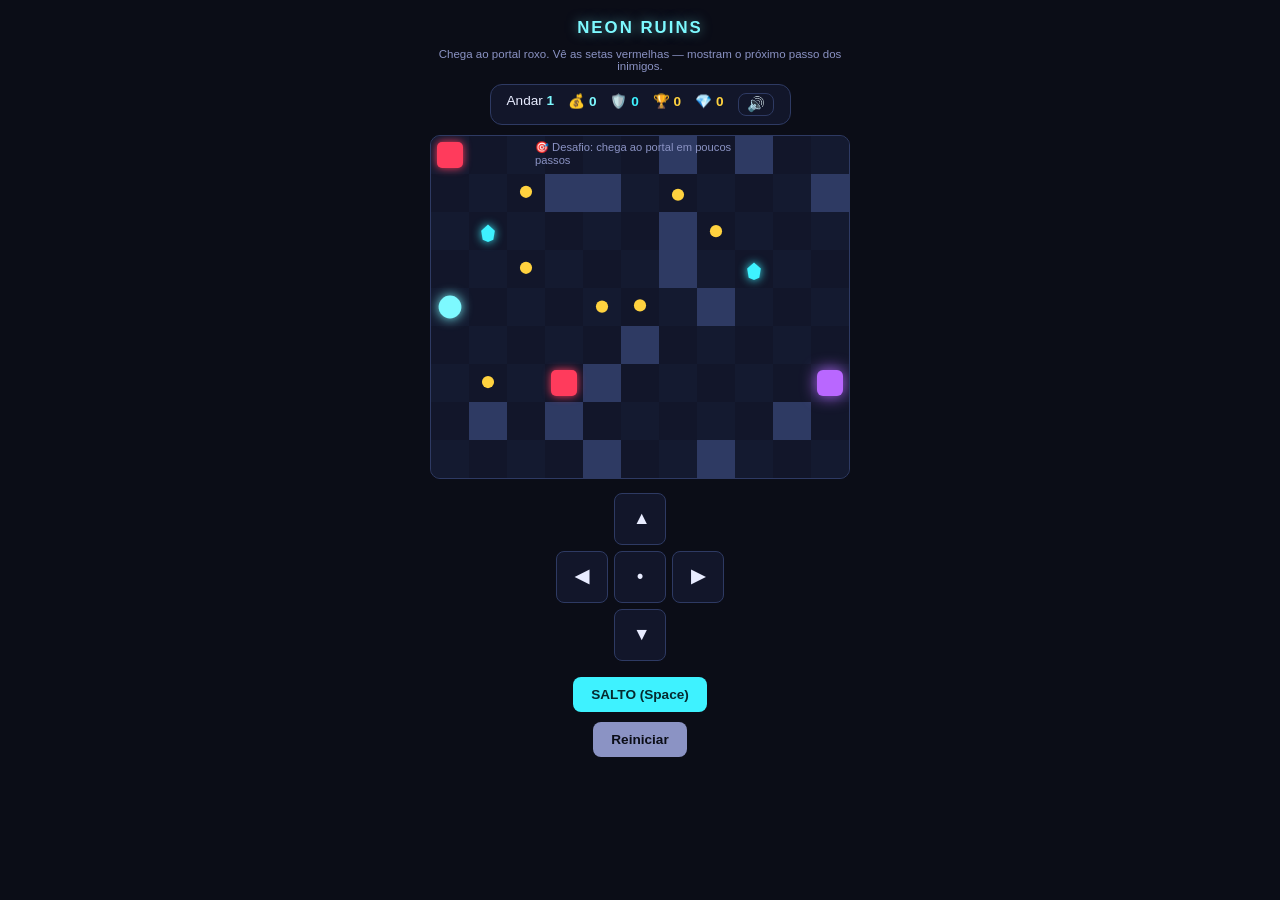
<file: where.html>
<!DOCTYPE html>
<html lang="pt">
<head>
<meta charset="UTF-8">
<meta name="viewport" content="width=device-width, initial-scale=1, viewport-fit=cover">
<title>Neon Ruins</title>
<style>
:root{
  --bg:#0b0d17; --panel:#12162a; --grid:#1a2038; --wall:#2e3a63;
  --neon:#7df9ff; --portal:#b967ff; --enemy:#ff3b5c; --coin:#ffd23f; --shield:#3ef2ff;
  --text:#e8ecff; --muted:#8b93c4; --ok:#3ef2a1;
  box-sizing:border-box; padding-top:env(safe-area-inset-top,0px); padding-bottom:env(safe-area-inset-bottom,0px);
}
html{scroll-padding-top:env(safe-area-inset-top,0px); height:100%;}
*{box-sizing:border-box;}
body{
  margin:0; height:100%; background:var(--bg); color:var(--text);
  font-family:-apple-system,BlinkMacSystemFont,"Segoe UI",sans-serif;
  display:flex; flex-direction:column; align-items:center; gap:10px;
  padding:14px; overflow-x:hidden; touch-action:none;
}
h1{font-size:1.05rem; letter-spacing:.12em; margin:4px 0 0; color:var(--neon); text-transform:uppercase; font-weight:700; text-shadow:0 0 12px rgba(125,249,255,.5);}
.sub{font-size:.72rem; color:var(--muted); margin-bottom:2px; text-align:center; max-width:420px;}
#hud{
  display:flex; gap:14px; background:var(--panel); padding:8px 16px; border-radius:12px;
  font-size:.85rem; border:1px solid var(--wall); flex-wrap:wrap; justify-content:center;
}
#hud span b{color:var(--neon);}
#hud span.sh b{color:var(--shield);}
#wrap{position:relative; width:100%; max-width:420px; aspect-ratio:11/9;}
canvas{width:100%; height:100%; display:block; background:var(--grid); border-radius:10px; border:1px solid var(--wall);}
#msg{
  position:absolute; inset:0; display:none; align-items:center; justify-content:center; flex-direction:column;
  background:rgba(11,13,23,.94); border-radius:10px; text-align:center; padding:16px; gap:10px; z-index:10;
}
#msg h2{margin:0; color:var(--portal); font-size:1.2rem;}
#msg p{margin:0; color:var(--muted); font-size:.85rem;}
button{
  background:var(--neon); color:#06131a; border:none; border-radius:8px; padding:10px 18px;
  font-weight:700; font-size:.85rem; cursor:pointer; transition:transform .1s; user-select:none;
}
button:active{transform:scale(.94);}
#pad{display:grid; grid-template-columns:repeat(3,52px); grid-template-rows:repeat(3,52px); gap:6px; margin-top:4px;}
#pad button.dpad{background:var(--panel); color:var(--text); border:1px solid var(--wall); font-size:1.1rem;}
#pad .empty{background:transparent; border:none;}
#jump{background:var(--shield); color:#062a2f; margin-top:6px;}
#restart{background:var(--muted); color:#0b0d17;}
.row{display:flex; gap:8px; align-items:center;}
#toast{position:absolute; top:6px; left:50%; transform:translateX(-50%); font-size:.7rem; color:var(--muted); opacity:0; transition:opacity .3s; pointer-events:none; z-index:5;}
#flash{position:absolute; inset:0; background:radial-gradient(circle,#fff,#b967ff 70%); opacity:0; pointer-events:none; transition:opacity .18s; border-radius:10px; mix-blend-mode:screen;}
canvas.zoom{animation:zoomPulse .5s ease;}
@keyframes zoomPulse{0%{transform:scale(1);}30%{transform:scale(1.07);}100%{transform:scale(1);}}
#hud span.rec b{color:#ffd23f;}
#muteBtn{background:transparent; border:1px solid var(--wall); color:var(--text); border-radius:8px; padding:2px 8px; font-size:.9rem; cursor:pointer;}
.stars{display:flex; gap:4px; justify-content:center; margin:6px 0;}
.star{font-size:1.7rem; opacity:0; transform:scale(0) rotate(-30deg); animation:starPop .45s ease forwards; color:#333a5c;}
.star.filled{color:#ffd23f; text-shadow:0 0 10px rgba(255,210,63,.85);}
@keyframes starPop{0%{opacity:0; transform:scale(0) rotate(-30deg);}60%{opacity:1; transform:scale(1.25) rotate(8deg);}100%{opacity:1; transform:scale(1) rotate(0);}}
.badge{display:inline-block; margin-top:4px; padding:3px 10px; border-radius:20px; background:rgba(62,242,255,.15); color:var(--shield); font-size:.72rem; border:1px solid rgba(62,242,255,.4);}
</style>
</head>
<body>
<h1>Neon Ruins</h1>
<div class="sub">Chega ao portal roxo. Vê as setas vermelhas — mostram o próximo passo dos inimigos.</div>
<div id="hud">
  <span>Andar <b id="floorNo">1</b></span>
  <span>💰 <b id="coinCount">0</b></span>
  <span class="sh">🛡️ <b id="charges">0</b></span>
  <span class="rec">🏆 <b id="bestCount">0</b></span>
  <span class="rec">💎 <b id="coresCount">0</b></span>
  <button id="muteBtn" title="Som">🔊</button>
</div>
<div id="wrap">
  <canvas id="c"></canvas>
  <div id="flash"></div>
  <div id="toast"></div>
  <div id="msg">
    <h2 id="msgTitle"></h2>
    <div class="stars" id="msgStars"></div>
    <div id="msgBody"></div>
    <button id="msgBtn">Continuar</button>
  </div>
</div>
<div class="row">
  <div id="pad">
    <div class="empty"></div><button class="dpad" data-d="up">▲</button><div class="empty"></div>
    <button class="dpad" data-d="left">◀</button><button class="dpad" data-d="wait">•</button><button class="dpad" data-d="right">▶</button>
    <div class="empty"></div><button class="dpad" data-d="down">▼</button><div class="empty"></div>
  </div>
</div>
<button id="jump">SALTO (Space)</button>
<button id="restart">Reiniciar</button>

<script>
const COLS=11, ROWS=9;
const canvas=document.getElementById('c');
const ctx=canvas.getContext('2d');
let TS=32, t=0, shake=0;

function resize(){
  const wrap=document.getElementById('wrap');
  TS=Math.floor(Math.min(wrap.clientWidth/COLS, wrap.clientHeight/ROWS));
  canvas.width=TS*COLS; canvas.height=TS*ROWS;
}
window.addEventListener('resize',resize);

let grid,player,enemies,shields,coins,portal,charges,coinCount,floor,facingDir,gameOver,particles,hitsTakenThisFloor;
let movesThisFloor=0, jumpsUsedThisFloor=0, currentChallenge=null, challengeDone=false;
let floorCoinsTotal=0, floorCoinsCollected=0, floorStarsHistory=[];
let best=0, cores=0, tokens=0, muted=false;

try{
  best=parseInt(localStorage.getItem('nr_best')||'0',10)||0;
  cores=parseInt(localStorage.getItem('nr_cores')||'0',10)||0;
  tokens=parseInt(localStorage.getItem('nr_tokens')||'0',10)||0;
  muted=localStorage.getItem('nr_muted')==='1';
}catch(e){}

const CHALLENGES=[
  {text:'🎯 Desafio: não uses o Salto neste andar', check:()=>jumpsUsedThisFloor===0},
  {text:'🎯 Desafio: não sofras dano neste andar', check:()=>hitsTakenThisFloor===0},
  {text:'🎯 Desafio: chega ao portal em poucos passos', check:()=>movesThisFloor<=14},
];
const REWARD_TABLE=[0,5,15,30,75,100];

function emptyGrid(){
  const g=[];
  for(let y=0;y<ROWS;y++){const row=[]; for(let x=0;x<COLS;x++){row.push(Math.random()<0.18?1:0);} g.push(row);}
  return g;
}
function inb(x,y){return x>=0&&y>=0&&x<COLS&&y<ROWS;}

function bfsPath(g,sx,sy,tx,ty){
  const seen=Array.from({length:ROWS},()=>Array(COLS).fill(false));
  const q=[[sx,sy]]; seen[sy][sx]=true;
  const dirs=[[1,0],[-1,0],[0,1],[0,-1]];
  while(q.length){
    const [x,y]=q.shift();
    if(x===tx&&y===ty) return true;
    for(const [dx,dy] of dirs){
      const nx=x+dx, ny=y+dy;
      if(inb(nx,ny)&&!seen[ny][nx]&&g[ny][nx]===0){ seen[ny][nx]=true; q.push([nx,ny]); }
    }
  }
  return false;
}

function freeSides(g,x,y){
  const dirs=[[1,0],[-1,0],[0,1],[0,-1]]; let f=0;
  for(const [dx,dy] of dirs){const nx=x+dx,ny=y+dy; if(inb(nx,ny)&&g[ny][nx]===0) f++;}
  return f;
}

function randEmpty(g,exclude){
  let tries=0;
  while(tries++<500){
    const x=Math.floor(Math.random()*COLS), y=Math.floor(Math.random()*ROWS);
    if(g[y][x]===0 && freeSides(g,x,y)>=1 && !exclude.some(p=>p.x===x&&p.y===y)) return {x,y,rx:x,ry:y};
  }
  return {x:1,y:1,rx:1,ry:1};
}

function pickShieldCount(){
  const r=Math.random();
  if(r<0.55) return 1;
  if(r<0.9) return 2;
  return 3;
}

function genFloor(n){
  let g, px,py, pox,poy, ok=false, attempts=0;
  while(!ok && attempts++<80){
    g=emptyGrid();
    px=0; py=Math.floor(ROWS/2); g[py][px]=0;
    pox=COLS-1; poy=Math.floor(Math.random()*ROWS); g[poy][pox]=0;
    if(freeSides(g,px,py)>=2 && freeSides(g,pox,poy)>=1 && bfsPath(g,px,py,pox,poy)) ok=true;
  }
  grid=g;
  player={x:px,y:py,rx:px,ry:py};
  portal={x:pox,y:poy};
  facingDir={x:1,y:0}; // Padrão: Virado para a direita

  const enemyN=Math.min(1+Math.ceil(n/2),5);
  enemies=[];
  for(let i=0;i<enemyN;i++){
    const spot=randEmpty(grid,[player,portal,...enemies]);
    if(Math.abs(spot.x-player.x)+Math.abs(spot.y-player.y)>=3){ spot.nextDir=null; enemies.push(spot); }
  }
  shields=[];
  const shieldN=pickShieldCount();
  for(let i=0;i<shieldN;i++) shields.push(randEmpty(grid,[player,portal,...enemies,...shields]));
  coins=[];
  for(let i=0;i<7;i++) coins.push(randEmpty(grid,[player,portal,...enemies,...shields,...coins]));

  hitsTakenThisFloor=0; movesThisFloor=0; jumpsUsedThisFloor=0; challengeDone=false;
  floorCoinsTotal=coins.length; floorCoinsCollected=0;
  currentChallenge=CHALLENGES[Math.floor(Math.random()*CHALLENGES.length)];
  
  updateIntents();
  document.getElementById('floorNo').textContent=n;
  updateHud();
  setTimeout(()=>toast(currentChallenge.text,2200),250);
}

function updateHud(){
  document.getElementById('coinCount').textContent=coinCount;
  document.getElementById('charges').textContent=charges;
  document.getElementById('bestCount').textContent=best;
  document.getElementById('coresCount').textContent=cores;
}

function starsForFloor(){
  if(floorCoinsTotal<=0) return 1;
  const pct=floorCoinsCollected/floorCoinsTotal;
  if(pct>=1) return 5;
  if(pct>=0.75) return 4;
  if(pct>=0.5) return 3;
  if(pct>=0.25) return 2;
  return 1;
}

function renderStars(n){
  const el=document.getElementById('msgStars'); el.innerHTML='';
  for(let i=0;i<5;i++){
    const s=document.createElement('span');
    s.className='star'+(i<n?' filled':''); s.textContent='★';
    s.style.animationDelay=(i*0.12)+'s';
    el.appendChild(s);
  }
}

function toast(text,ms){
  const el=document.getElementById('toast'); el.textContent=text; el.style.opacity=1;
  clearTimeout(toast._t); toast._t=setTimeout(()=>el.style.opacity=0,ms||1100);
}

function startGame(){
  floor=1; charges=0; coinCount=0; facingDir={x:1,y:0}; gameOver=false; particles=[]; hitsTakenThisFloor=0; floorStarsHistory=[];
  genFloor(floor); hideMsg();
}

function showMsg(title,bodyHtml,btnText,onBtn,starsCount){
  document.getElementById('msgTitle').textContent=title;
  document.getElementById('msgBody').innerHTML=bodyHtml;
  renderStars(starsCount===undefined?-1:starsCount);
  const btn=document.getElementById('msgBtn'); btn.textContent=btnText;
  document.getElementById('msg').style.display='flex';
  btn.onclick=onBtn;
}
function hideMsg(){document.getElementById('msg').style.display='none';}

function spawnBurst(cx,cy,color,n){
  for(let i=0;i<n;i++){
    const a=Math.random()*Math.PI*2, sp=1+Math.random()*2.2;
    particles.push({x:cx,y:cy,vx:Math.cos(a)*sp,vy:Math.sin(a)*sp,life:1,color});
  }
}

// Perseguição com BFS Inteligente
function updateIntents(){
  for(const e of enemies){
    let best=null, bestDist=Infinity;
    const dirs=[[1,0],[-1,0],[0,1],[0,-1]];
    for(const [dx,dy] of dirs){
      const nx=e.x+dx, ny=e.y+dy;
      if(inb(nx,ny) && grid[ny][nx]===0 && !enemies.some(o=>o!==e&&o.x===nx&&o.y===ny)){
        const dist=Math.abs(nx-player.x)+Math.abs(ny-player.y);
        if(dist<bestDist){bestDist=dist; best={x:nx,y:ny};}
      }
    }
    e.nextDir=best;
  }
  if(enemies.some(e=>e.nextDir && e.nextDir.x===player.x && e.nextDir.y===player.y)) sndDanger();
}

function tryMove(dx,dy){
  if(gameOver) return;
  if(dx!==0 || dy!==0) facingDir={x:dx,y:dy};
  const nx=player.x+dx, ny=player.y+dy;
  if(inb(nx,ny) && grid[ny][nx]===0){ player.x=nx; player.y=ny; movesThisFloor++; sndStep(); }
  afterPlayerAction();
}

// Pulo Corrigido (Usa vetor direcional numérico completo)
function tryJump(){
  if(gameOver) return;
  const d=facingDir;
  const mx=player.x+d.x, my=player.y+d.y;
  const jx=player.x+d.x*2, jy=player.y+d.y*2;
  if(charges>0 && inb(jx,jy) && grid[my][mx]===0 && grid[jy][jx]===0){
    charges--; jumpsUsedThisFloor++; movesThisFloor++; updateHud(); sndJump();
    spawnBurst(player.rx*TS+TS/2,player.ry*TS+TS/2,'#7df9ff',10);
    player.x=jx; player.y=jy;
    afterPlayerAction();
  } else if(charges<=0){ toast('Sem escudos para saltar'); }
}

function afterPlayerAction(){
  collectPickups();
  moveEnemies();
  checkCollision();
  checkPortal();
}

function collectPickups(){
  const ci=coins.findIndex(c=>c.x===player.x&&c.y===player.y);
  if(ci>=0){ const c=coins.splice(ci,1)[0]; coinCount++; floorCoinsCollected++; updateHud(); spawnBurst(c.x*TS+TS/2,c.y*TS+TS/2,'#ffd23f',8); sndCoin(); }
  const si=shields.findIndex(s=>s.x===player.x&&s.y===player.y);
  if(si>=0){ const s=shields.splice(si,1)[0]; charges++; updateHud(); spawnBurst(s.x*TS+TS/2,s.y*TS+TS/2,'#3ef2ff',14); toast('+1 escudo'); sndShield(); }
}

function moveEnemies(){
  for(const e of enemies){ if(e.nextDir){ e.x=e.nextDir.x; e.y=e.nextDir.y; } }
  updateIntents();
}

function checkCollision(){
  if(enemies.some(e=>e.x===player.x&&e.y===player.y)){
    shake=10;
    spawnBurst(player.rx*TS+TS/2,player.ry*TS+TS/2,'#ff3b5c',16);
    if(charges>0){ charges--; hitsTakenThisFloor++; updateHud(); toast('Escudo absorveu o golpe!'); sndHit(); }
    else {
      sndGameOver();
      gameOver=true;
      const st = floorStarsHistory.length ? Math.round(floorStarsHistory.reduce((a,b)=>a+b,0)/floorStarsHistory.length) : 0;
      const isRecord = coinCount>best;
      if(isRecord){ best=coinCount; try{ localStorage.setItem('nr_best',best); }catch(e){} }
      const earnedCores=REWARD_TABLE[st];
      cores+=earnedCores;
      let tokenMsg='';
      if(st>=5){ tokens++; tokenMsg='<div class="badge">⚡ +1 Power Token</div>'; try{ localStorage.setItem('nr_tokens',tokens); }catch(e){} }
      try{ localStorage.setItem('nr_cores',cores); }catch(e){}
      showMsg('Fim de jogo',
        'Sem escudos por perto. Chegaste ao andar '+floor+' com '+coinCount+' moedas.'+
        '<div class="badge">💎 +'+earnedCores+' Núcleos (total: '+cores+')</div>'+
        tokenMsg+
        (isRecord?'<div class="badge">🏆 Novo recorde!</div>':'<div class="badge">Recorde: '+best+' moedas</div>'),
        'Tentar outra vez',startGame,st);
      updateHud();
    }
  }
}

function checkPortal(){
  if(player.x===portal.x && player.y===portal.y && !gameOver){
    spawnBurst(portal.x*TS+TS/2,portal.y*TS+TS/2,'#b967ff',36);
    sndPortal();
    const flash=document.getElementById('flash');
    flash.style.opacity=1; setTimeout(()=>flash.style.opacity=0,180);
    canvas.classList.remove('zoom'); void canvas.offsetWidth; canvas.classList.add('zoom');
    const perfect = hitsTakenThisFloor===0;
    const challengeOk = currentChallenge && currentChallenge.check();
    if(challengeOk && !challengeDone){ challengeDone=true; coinCount+=5; updateHud(); sndBadge(); }
    const st=starsForFloor();
    floorStarsHistory.push(st);
    const isRecord = coinCount>best;
    if(isRecord){ best=coinCount; try{ localStorage.setItem('nr_best',best); }catch(e){} }
    const nextFloor=floor+1;
    setTimeout(()=>{
      showMsg('Andar '+floor+' completo!',
        'Moedas do andar: '+floorCoinsCollected+'/'+floorCoinsTotal+' · Total: '+coinCount+' · Escudos: '+charges+
        (challengeOk?'<div class="badge">🎯 Desafio cumprido! +5 moedas</div>':'')+
        (perfect?'<div class="badge">✨ Perfeito — sem dano!</div>':'')+
        (isRecord?'<div class="badge">🏆 Novo recorde!</div>':''),
        'Avançar para o andar '+nextFloor,
        ()=>{ floor=nextFloor; genFloor(floor); hideMsg(); },
        st);
      updateHud();
    },160);
  }
}

// ===== SISTEMA DE ÁUDIO WEB AUDIO API =====
let actx=null;
function ensureAudio(){
  if(muted) return null;
  try{
    if(!actx) actx=new (window.AudioContext||window.webkitAudioContext)();
    if(actx.state==='suspended') actx.resume();
    return actx;
  }catch(e){ return null; }
}

function tone(freq,dur,type,vol,delay,glideTo,vibHz,vibDepth){
  const a=ensureAudio(); if(!a) return;
  try{
    const o=a.createOscillator(), g=a.createGain();
    o.type=type||'sine'; o.frequency.value=freq;
    const t0=a.currentTime+(delay||0);
    if(glideTo) o.frequency.exponentialRampToValueAtTime(glideTo,t0+dur);
    if(vibHz){
      const lfo=a.createOscillator(), lg=a.createGain();
      lfo.frequency.value=vibHz; lg.gain.value=vibDepth||10;
      lfo.connect(lg); lg.connect(o.frequency); lfo.start(t0); lfo.stop(t0+dur+0.05);
    }
    g.gain.setValueAtTime(0.0001,t0);
    g.gain.linearRampToValueAtTime(vol||0.18,t0+0.008);
    g.gain.exponentialRampToValueAtTime(0.001,t0+dur);
    o.connect(g); g.connect(a.destination);
    o.start(t0); o.stop(t0+dur+0.05);
  }catch(e){}
}

function playNoise(dur,vol,fStart,fEnd,delay,type){
  const a=ensureAudio(); if(!a) return;
  try{
    const len=Math.max(1,Math.floor(a.sampleRate*dur));
    const buf=a.createBuffer(1,len,a.sampleRate); const d=buf.getChannelData(0);
    for(let i=0;i<len;i++) d[i]=Math.random()*2-1;
    const src=a.createBufferSource(); src.buffer=buf;
    const filt=a.createBiquadFilter(); filt.type=type||'bandpass'; filt.frequency.setValueAtTime(fStart,a.currentTime+(delay||0));
    const g=a.createGain();
    const t0=a.currentTime+(delay||0);
    if(fEnd) filt.frequency.exponentialRampToValueAtTime(fEnd,t0+dur);
    g.gain.setValueAtTime(vol,t0);
    g.gain.exponentialRampToValueAtTime(0.001,t0+dur);
    src.connect(filt); filt.connect(g); g.connect(a.destination);
    src.start(t0); src.stop(t0+dur+0.02);
  }catch(e){}
}

function buzz(pattern){ try{ if(!muted && navigator.vibrate) navigator.vibrate(pattern); }catch(e){} }

function chipTone(freq,dur,delay,vol,filterFreq){
  const a=ensureAudio(); if(!a) return;
  try{
    const o=a.createOscillator(), f=a.createBiquadFilter(), g=a.createGain();
    o.type='square'; o.frequency.value=freq;
    f.type='lowpass'; f.frequency.value=filterFreq||6500;
    const t0=a.currentTime+(delay||0);
    g.gain.setValueAtTime(0.0001,t0);
    g.gain.linearRampToValueAtTime(vol,t0+0.005);
    g.gain.exponentialRampToValueAtTime(0.001,t0+dur);
    o.connect(f); f.connect(g); g.connect(a.destination);
    o.start(t0); o.stop(t0+dur+0.02);
  }catch(e){}
}

function sndCoin(){ chipTone(988,0.05,0,0.16); chipTone(1568,0.11,0.045,0.19); tone(2600,0.04,'sine',0.05,0.08); }
function sndBadge(){
  chipTone(988,0.045,0,0.14); chipTone(1244,0.045,0.04,0.15); chipTone(1568,0.05,0.08,0.16); chipTone(2093,0.16,0.13,0.2);
  tone(3100,0.07,'sine',0.07,0.16);
}
function sndShield(){
  playNoise(0.05,0.11,3200,1000,0,'highpass');
  tone(92,0.24,'sawtooth',0.13,0.02,155,25,20);
  tone(95,0.2,'square',0.045,0.03,140,22,14);
}
function sndJump(){ playNoise(0.12,0.1,1600,300,0); tone(500,0.1,'sawtooth',0.07,0,200); }
function sndStep(){ playNoise(0.02,0.045,2600,1700,0,'bandpass'); tone(280+Math.random()*30,0.025,'sine',0.03,0); }
function sndDanger(){ tone(260,0.7,'sine',0.08,0,215,3.2,70); }
function sndHit(){ tone(120,0.15,'square',0.16,0,55); playNoise(0.09,0.12,900,200,0); buzz(45); }
function sndPortal(){
  playNoise(0.6,0.15,6000,120,0,'bandpass');
  tone(360,0.85,'sine',0.14,0,30);
  tone(720,0.35,'triangle',0.05,0.04,45);
  tone(40,0.35,'sine',0.18,0.48);
  buzz(30);
}
function sndGameOver(){ tone(300,0.18,'sawtooth',0.15,0,150); tone(200,0.22,'sawtooth',0.15,0.18,100); playNoise(0.3,0.07,500,60,0.15); buzz([50,40,50]); }

// ===== TRILHA SONORA GERATIVA =====
let musicBus=null, musicPlaying=false, musicSchedTimer=null, musicNextTime=0, musicChordIdx=0, musicStepIdx=0;

function makeReverbBuffer(a,dur,decay){
  const len=Math.floor(a.sampleRate*dur);
  const buf=a.createBuffer(2,len,a.sampleRate);
  for(let ch=0;ch<2;ch++){ const d=buf.getChannelData(ch); for(let i=0;i<len;i++) d[i]=(Math.random()*2-1)*Math.pow(1-i/len,decay); }
  return buf;
}

function setupMusicBus(a){
  if(musicBus) return musicBus;
  const conv=a.createConvolver(); conv.buffer=makeReverbBuffer(a,3.2,2.1);
  const wet=a.createGain(); wet.gain.value=0.4;
  const dry=a.createGain(); dry.gain.value=0.85;
  const master=a.createGain(); master.gain.value=0.55;
  conv.connect(wet); wet.connect(master); dry.connect(master); master.connect(a.destination);
  musicBus={conv,dry,master};
  return musicBus;
}

function musicNote(freq,dur,type,vol,delay,filterHz){
  const a=ensureAudio(); if(!a) return; const bus=setupMusicBus(a);
  try{
    const o=a.createOscillator(), f=a.createBiquadFilter(), g=a.createGain();
    o.type=type; o.frequency.value=freq;
    f.type='lowpass'; f.frequency.value=filterHz||2200;
    const t0=a.currentTime+Math.max(0,delay);
    g.gain.setValueAtTime(0.0001,t0);
    g.gain.linearRampToValueAtTime(vol,t0+Math.min(0.05,dur*0.2));
    g.gain.exponentialRampToValueAtTime(0.001,t0+dur);
    o.connect(f); f.connect(g); g.connect(bus.dry); g.connect(bus.conv);
    o.start(t0); o.stop(t0+dur+0.05);
  }catch(e){}
}

function musicKick(delay){
  const a=ensureAudio(); if(!a) return; const bus=setupMusicBus(a);
  try{
    const o=a.createOscillator(), g=a.createGain();
    o.type='sine'; const t0=a.currentTime+Math.max(0,delay);
    o.frequency.setValueAtTime(120,t0); o.frequency.exponentialRampToValueAtTime(42,t0+0.15);
    g.gain.setValueAtTime(0.18,t0); g.gain.exponentialRampToValueAtTime(0.001,t0+0.16);
    o.connect(g); g.connect(bus.dry);
    o.start(t0); o.stop(t0+0.2);
  }catch(e){}
}

const MUSIC_CHORDS=[
  {pad:[110,164.81,220],      arp:[220,261.63,329.63,220,164.81,220]},
  {pad:[87.31,130.81,174.61], arp:[174.61,207.65,261.63,174.61,130.81,174.61]},
  {pad:[98,146.83,196],       arp:[196,233.08,293.66,196,146.83,196]},
  {pad:[73.42,110,146.83],    arp:[146.83,174.61,220,146.83,110,146.83]},
];
const MUSIC_STEP=0.21, MUSIC_CHORD_STEPS=20;

function scheduleMusic(){
  const a=ensureAudio(); if(!a) return;
  while(musicNextTime < a.currentTime+0.6){
    const chord=MUSIC_CHORDS[musicChordIdx%MUSIC_CHORDS.length];
    const delay=musicNextTime-a.currentTime;
    if(musicStepIdx===0) chord.pad.forEach(f=>musicNote(f,MUSIC_STEP*MUSIC_CHORD_STEPS*0.95,'sine',0.045,delay,850));
    musicNote(chord.arp[musicStepIdx%chord.arp.length],MUSIC_STEP*0.85,'sawtooth',0.04,delay,2400);
    if(musicStepIdx%4===0) musicKick(delay);
    musicStepIdx++; musicNextTime+=MUSIC_STEP;
    if(musicStepIdx>=MUSIC_CHORD_STEPS){ musicStepIdx=0; musicChordIdx++; }
  }
}

function startMusic(){
  if(musicPlaying||muted) return;
  const a=ensureAudio(); if(!a) return;
  musicPlaying=true; musicNextTime=a.currentTime+0.1; musicChordIdx=0; musicStepIdx=0;
  musicSchedTimer=setInterval(scheduleMusic,150);
}
function stopMusic(){ musicPlaying=false; if(musicSchedTimer) clearInterval(musicSchedTimer); }

// ===== RENDERIZAÇÃO E ANIMAÇÃO =====
function lerp(a,b,k){return a+(b-a)*k;}

function drawArrow(cx,cy,dx,dy,color){
  const len=TS*0.32;
  ctx.strokeStyle=color; ctx.fillStyle=color; ctx.lineWidth=2;
  ctx.beginPath(); ctx.moveTo(cx,cy); ctx.lineTo(cx+dx*len,cy+dy*len); ctx.stroke();
  ctx.beginPath();
  ctx.moveTo(cx+dx*len,cy+dy*len);
  ctx.lineTo(cx+dx*len-dy*5-dx*4, cy+dy*len+dx*5-dy*4);
  ctx.lineTo(cx+dx*len+dy*5-dx*4, cy+dy*len-dx*5-dy*4);
  ctx.closePath(); ctx.fill();
}

function roundRect(x,y,w,h,r){ ctx.beginPath(); ctx.moveTo(x+r,y); ctx.arcTo(x+w,y,x+w,y+h,r); ctx.arcTo(x+w,y+h,x,y+h,r); ctx.arcTo(x,y+h,x,y,r); ctx.arcTo(x,y,x+w,y,r); ctx.closePath(); }

function frame(){
  t+=1;
  player.rx=lerp(player.rx,player.x,.35); player.ry=lerp(player.ry,player.y,.35);
  for(const e of enemies){ e.rx=lerp(e.rx,e.x,.28); e.ry=lerp(e.ry,e.y,.28); }
  if(shake>0){ shake*=0.82; if(shake<.3) shake=0; }
  const sx=(Math.random()-.5)*shake, sy=(Math.random()-.5)*shake;

  ctx.save();
  ctx.clearRect(0,0,canvas.width,canvas.height);
  ctx.translate(sx,sy);

  for(let y=0;y<ROWS;y++)for(let x=0;x<COLS;x++){
    ctx.fillStyle = grid[y][x]===1 ? '#2e3a63' : (((x+y)%2===0)?'#141a30':'#12162a');
    ctx.fillRect(x*TS,y*TS,TS,TS);
  }

  // portal pulse
  const pulse=4+Math.sin(t*0.08)*3;
  ctx.save();
  ctx.shadowColor='#b967ff'; ctx.shadowBlur=14+pulse;
  ctx.fillStyle='#b967ff';
  roundRect(portal.x*TS+6,portal.y*TS+6,TS-12,TS-12,6); ctx.fill();
  ctx.restore();

  // shields
  for(const s of shields){
    const bob=Math.sin(t*0.1+s.x)*2;
    ctx.save(); ctx.shadowColor='#3ef2ff'; ctx.shadowBlur=10;
    ctx.fillStyle='#3ef2ff';
    ctx.beginPath();
    const cx=s.x*TS+TS/2, cy=s.y*TS+TS/2+bob;
    ctx.moveTo(cx,cy-TS*0.22); ctx.lineTo(cx+TS*0.18,cy-TS*0.06); ctx.lineTo(cx+TS*0.14,cy+TS*0.18);
    ctx.lineTo(cx,cy+TS*0.24); ctx.lineTo(cx-TS*0.14,cy+TS*0.18); ctx.lineTo(cx-TS*0.18,cy-TS*0.06);
    ctx.closePath(); ctx.fill(); ctx.restore();
  }

  // coins
  for(const c of coins){
    const bob=Math.sin(t*0.12+c.x*2)*2;
    ctx.fillStyle='#ffd23f'; ctx.beginPath();
    ctx.arc(c.x*TS+TS/2,c.y*TS+TS/2+bob,TS*0.16,0,7); ctx.fill();
  }

  // enemy intents
  for(const e of enemies){
    if(e.nextDir){
      const dx=e.nextDir.x-e.x, dy=e.nextDir.y-e.y;
      drawArrow(e.rx*TS+TS/2,e.ry*TS+TS/2,dx,dy,'rgba(255,59,92,.55)');
      if(e.nextDir.x===player.x && e.nextDir.y===player.y){
        ctx.save(); ctx.strokeStyle='rgba(255,59,92,'+(0.4+Math.sin(t*0.3)*0.3)+')'; ctx.lineWidth=3;
        ctx.beginPath(); ctx.arc(player.rx*TS+TS/2,player.ry*TS+TS/2,TS*0.42,0,7); ctx.stroke(); ctx.restore();
      }
    }
  }

  // enemies
  for(const e of enemies){
    ctx.save(); ctx.shadowColor='#ff3b5c'; ctx.shadowBlur=8; ctx.fillStyle='#ff3b5c';
    roundRect(e.rx*TS+6,e.ry*TS+6,TS-12,TS-12,5); ctx.fill(); ctx.restore();
  }

  // player + shield ring
  ctx.save(); ctx.shadowColor='#7df9ff'; ctx.shadowBlur=12; ctx.fillStyle='#7df9ff';
  ctx.beginPath(); ctx.arc(player.rx*TS+TS/2,player.ry*TS+TS/2,TS*0.3,0,7); ctx.fill(); ctx.restore();
  if(charges>0){
    ctx.strokeStyle='rgba(62,242,255,.6)'; ctx.lineWidth=2;
    for(let i=0;i<Math.min(charges,4);i++){
      ctx.beginPath(); ctx.arc(player.rx*TS+TS/2,player.ry*TS+TS/2,TS*0.42+i*3,0,7); ctx.stroke();
    }
  }

  // particles
  for(let i=particles.length-1;i>=0;i--){
    const p=particles[i]; p.x+=p.vx; p.y+=p.vy; p.vx*=0.94; p.vy*=0.94; p.life-=0.045;
    if(p.life<=0){ particles.splice(i,1); continue; }
    ctx.globalAlpha=Math.max(p.life,0); ctx.fillStyle=p.color;
    ctx.beginPath(); ctx.arc(p.x,p.y,3*p.life+1,0,7); ctx.fill(); ctx.globalAlpha=1;
  }
  ctx.restore();
  requestAnimationFrame(frame);
}

// ===== CONTROLES TECLADO E D-PAD =====
document.addEventListener('keydown',e=>{
  const k=e.key.toLowerCase();
  if(['arrowup','w'].includes(k)){e.preventDefault(); tryMove(0,-1);}
  else if(['arrowdown','s'].includes(k)){e.preventDefault(); tryMove(0,1);}
  else if(['arrowleft','a'].includes(k)){e.preventDefault(); tryMove(-1,0);}
  else if(['arrowright','d'].includes(k)){e.preventDefault(); tryMove(1,0);}
  else if(k===' '){ e.preventDefault(); tryJump(); }
});

document.querySelectorAll('.dpad').forEach(b=>{
  b.addEventListener('click',()=>{
    const d=b.dataset.d;
    if(d==='up') tryMove(0,-1);
    else if(d==='down') tryMove(0,1);
    else if(d==='left') tryMove(-1,0);
    else if(d==='right') tryMove(1,0);
    else afterPlayerAction();
  });
});

// Suporte a Controlo por Gestos Touch (Swipe & Double-Tap no ecrã)
let touchStartX=0, touchStartY=0, lastTapTime=0;
canvas.addEventListener('touchstart', e=>{
  const t=e.touches[0]; touchStartX=t.clientX; touchStartY=t.clientY;
  const now=Date.now();
  if(now-lastTapTime<300) tryJump();
  lastTapTime=now;
},{passive:true});

canvas.addEventListener('touchend', e=>{
  const t=e.changedTouches[0];
  const dx=t.clientX-touchStartX, dy=t.clientY-touchStartY;
  if(Math.max(Math.abs(dx),Math.abs(dy))>25){
    if(Math.abs(dx)>Math.abs(dy)) tryMove(dx>0?1:-1,0);
    else tryMove(0,dy>0?1:-1);
  }
},{passive:true});

document.getElementById('jump').addEventListener('click',tryJump);
document.getElementById('restart').addEventListener('click',startGame);

const muteBtn=document.getElementById('muteBtn');
muteBtn.textContent=muted?'🔇':'🔊';
muteBtn.addEventListener('click',()=>{
  muted=!muted;
  muteBtn.textContent=muted?'🔇':'🔊';
  try{ localStorage.setItem('nr_muted',muted?'1':'0'); }catch(e){}
  if(!muted){ ensureAudio(); startMusic(); } else { stopMusic(); }
});

['keydown','pointerdown'].forEach(ev=>document.addEventListener(ev,()=>{ ensureAudio(); if(!muted) startMusic(); },{once:true}));

resize();
startGame();
requestAnimationFrame(frame);
</script>
</body>
</html>
</file>
